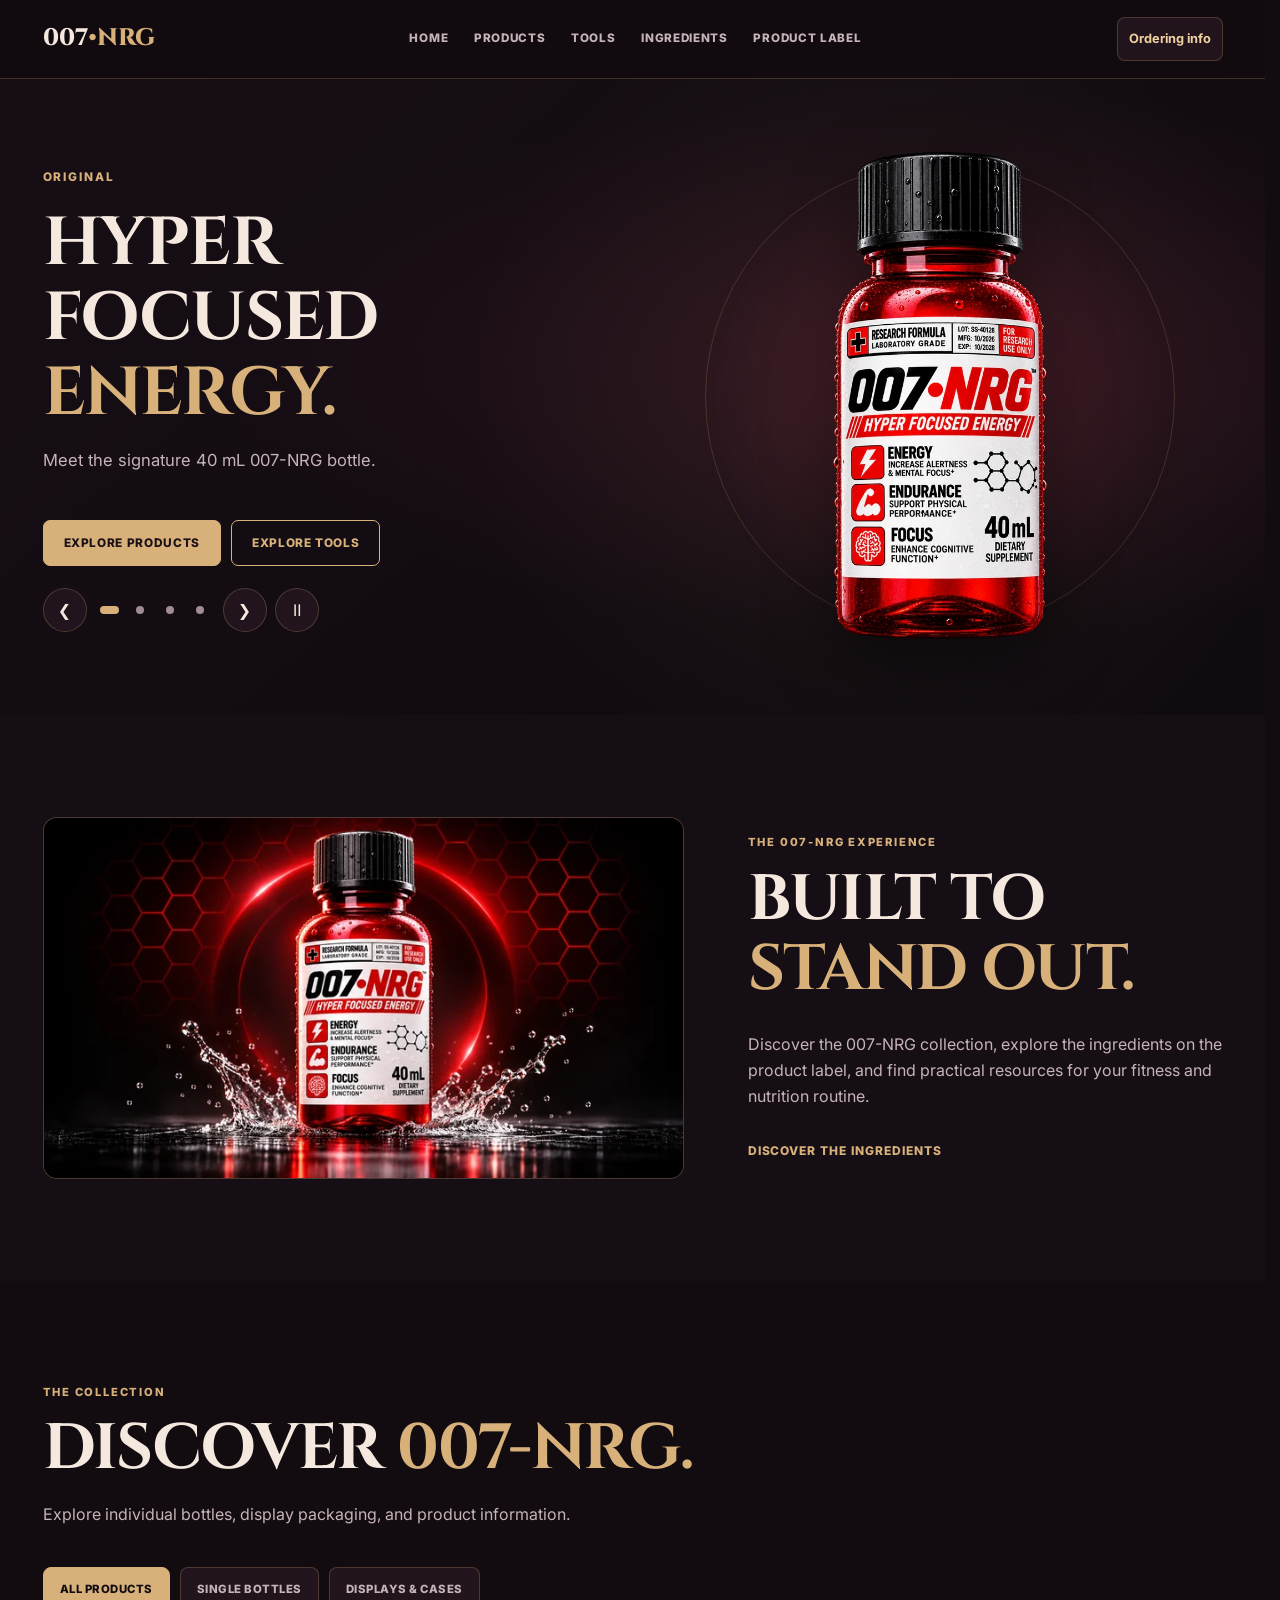
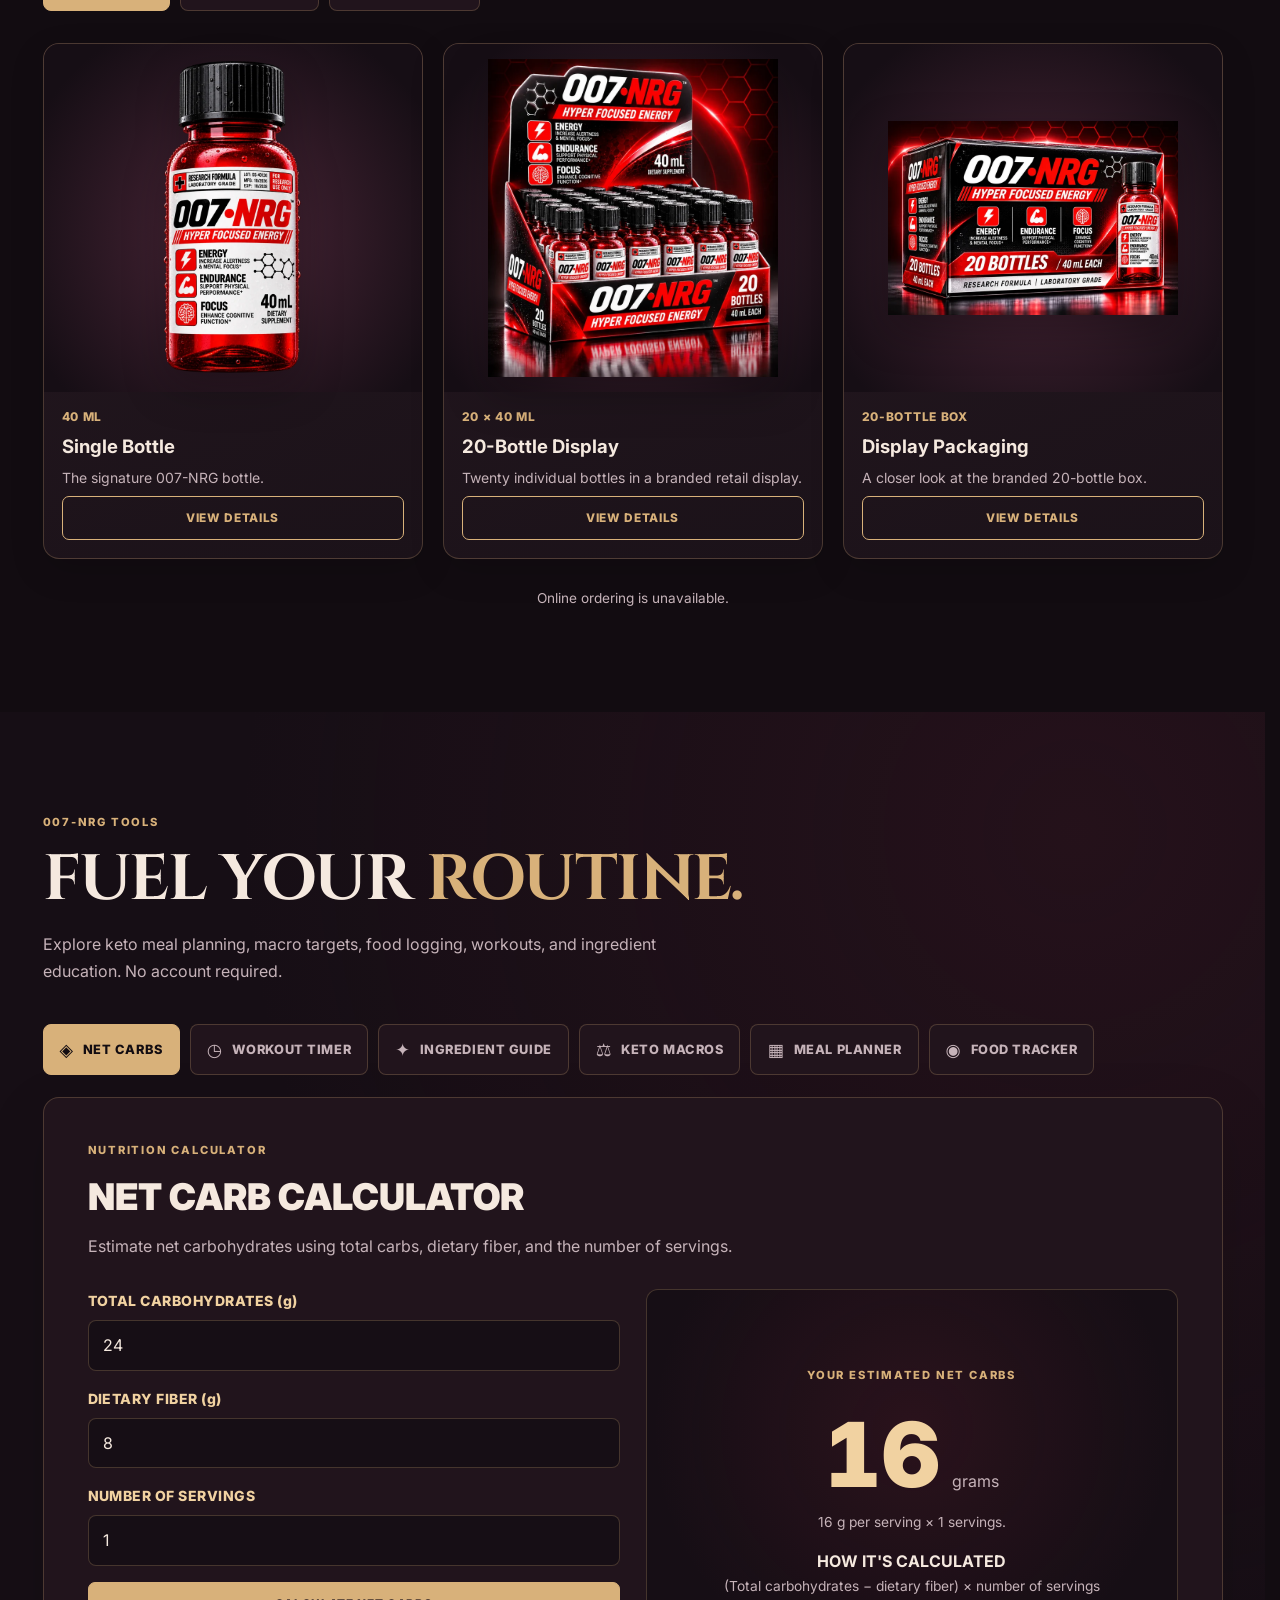
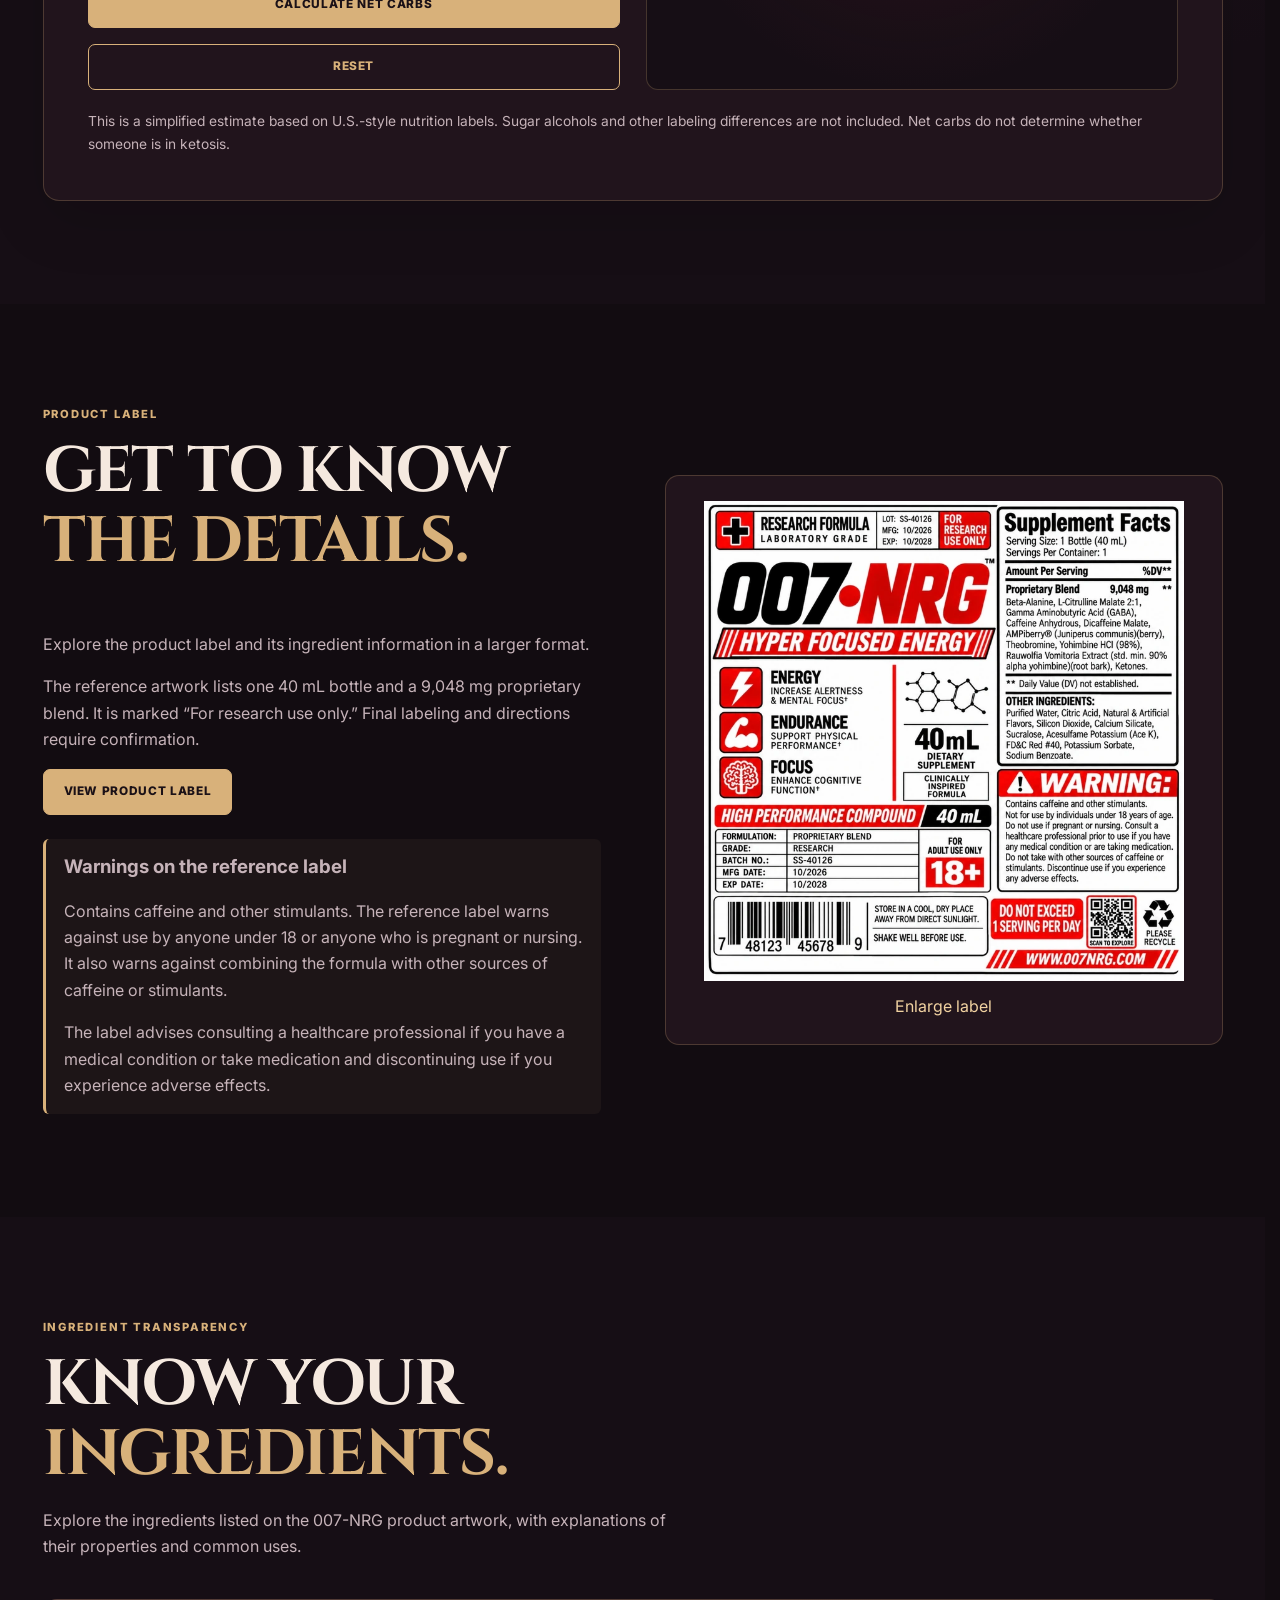
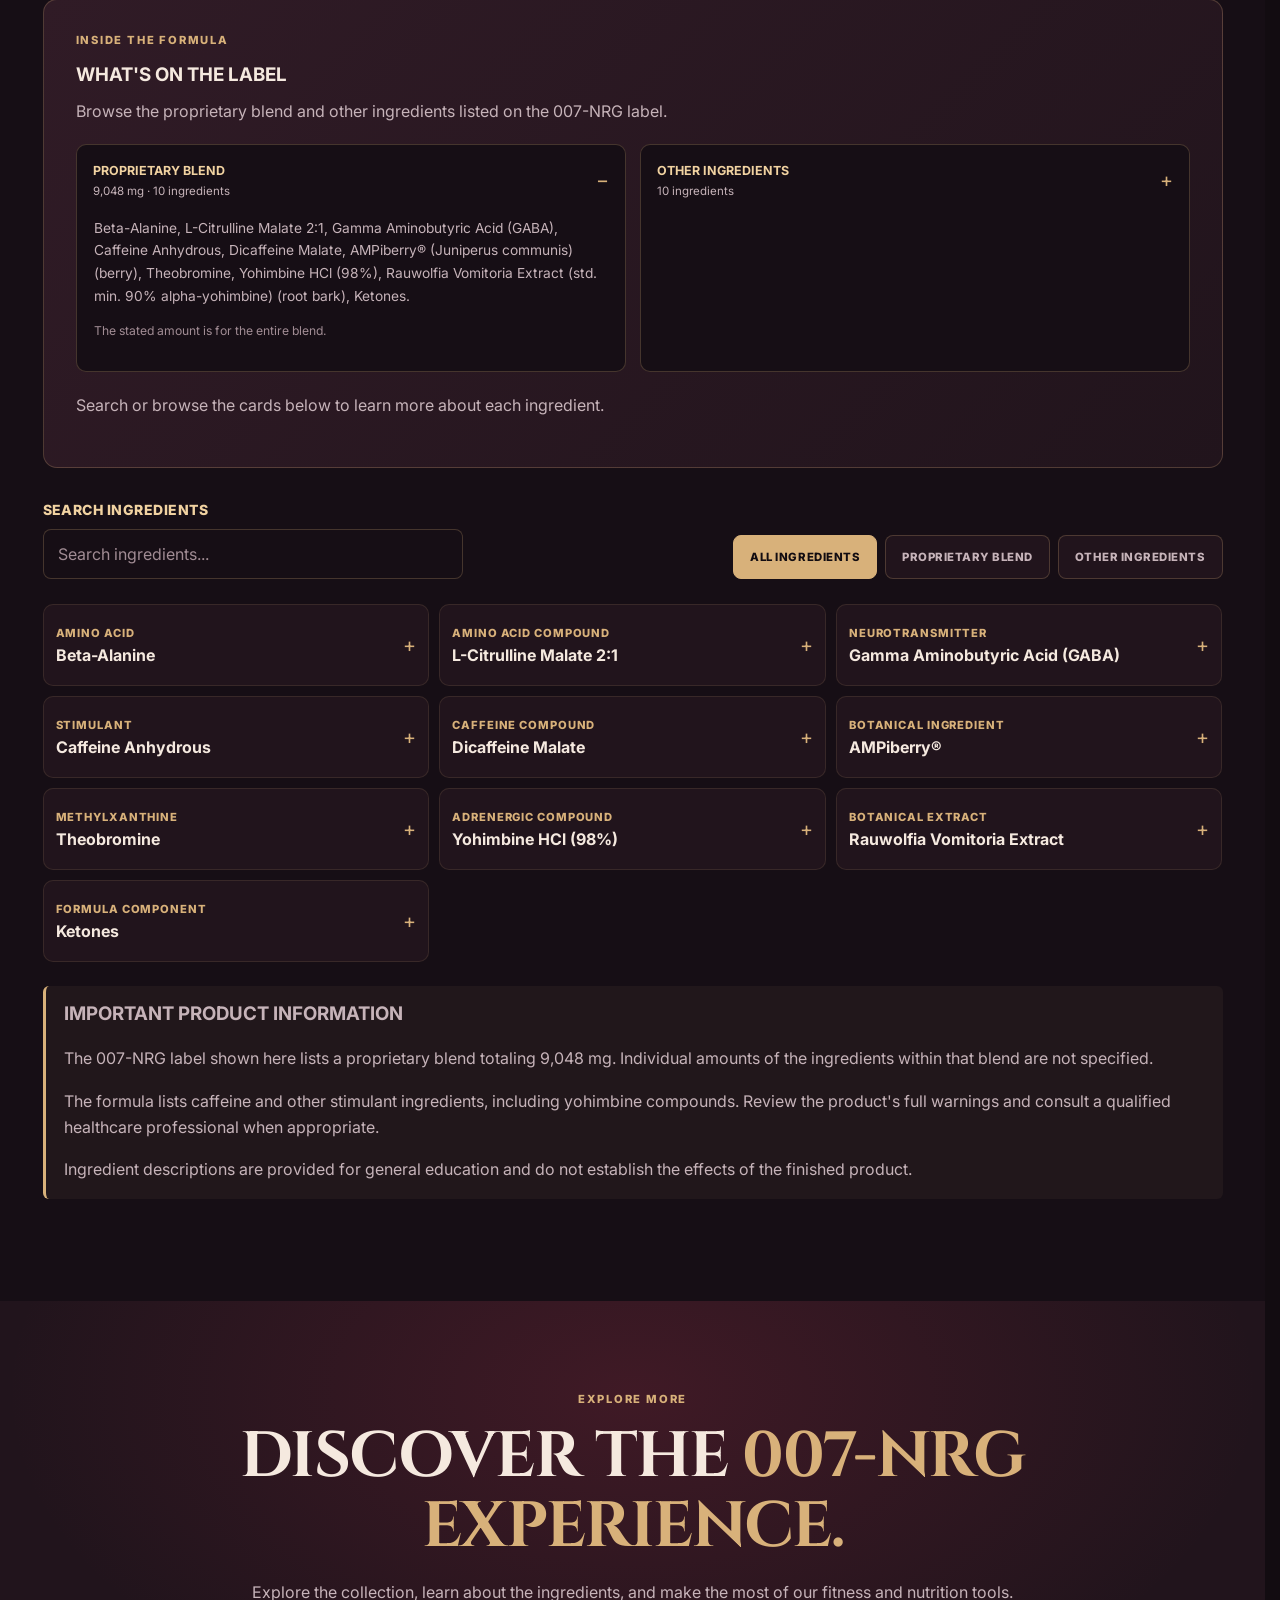
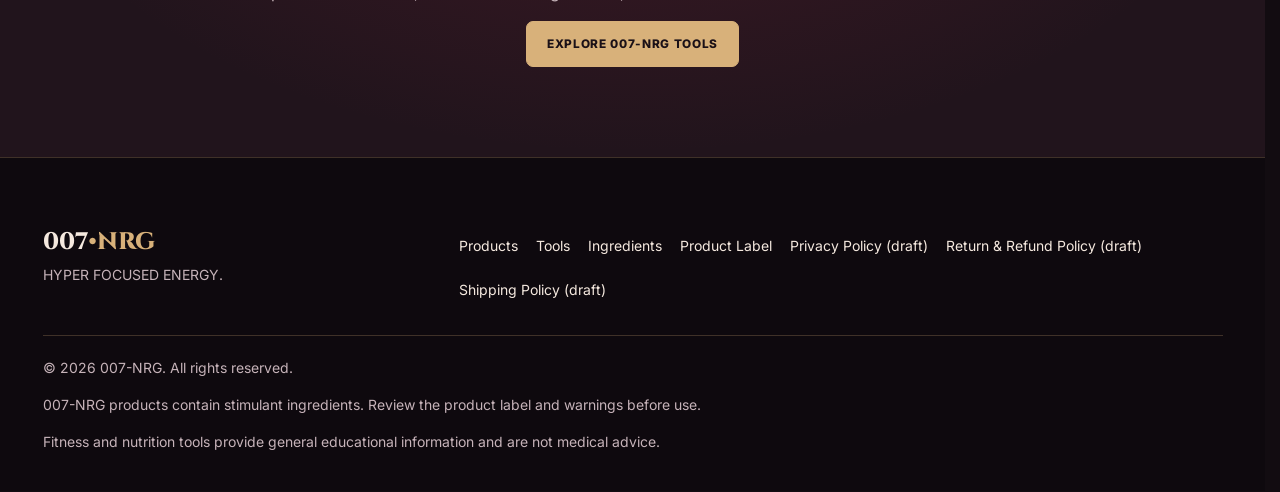
<file: index.html>
<!DOCTYPE html>
<html lang="en">

<head>
  <!-- ======================================================
       007-NRG | SEO & DOCUMENT HEAD START
       ====================================================== -->

  <meta charset="UTF-8">
  <meta name="viewport" content="width=device-width, initial-scale=1">

  <!-- === PRIMARY SEO START === -->
  <title>007-NRG | Energy Products, Ingredients & Fitness Tools</title>

  <meta
    name="description"
    content="Explore 007-NRG energy products, discover ingredient information, and use free keto nutrition calculators and workout tools."
  >

  <meta
    name="robots"
    content="index, follow, max-image-preview:large"
  >

  <meta name="theme-color" content="#120c11">
  <meta name="color-scheme" content="dark">
  <link rel="canonical" href="https://geoffstengel.github.io/boc_TJ/">
  <!-- === PRIMARY SEO END === -->


  <!-- === FAVICON START === -->
  <link rel="icon" type="image/svg+xml" href="images/007-nrg-favicon.svg">
  <link rel="apple-touch-icon" sizes="180x180" href="images/007-nrg-touch-icon.png">
  <!-- === FAVICON END === -->


  <!-- === OPEN GRAPH / SOCIAL SHARING START === -->
  <meta property="og:type" content="website">
  <meta property="og:url" content="https://geoffstengel.github.io/boc_TJ/">

  <meta
    property="og:title"
    content="007-NRG | Energy Products & Fitness Tools"
  >

  <meta
    property="og:description"
    content="Discover 007-NRG products, explore ingredients, and use free keto and fitness tools."
  >

  <meta
    property="og:image"
    content="https://geoffstengel.github.io/boc_TJ/images/007-NRG-Single-Bottle-Back-Splash.png"
  >
  <meta property="og:image:width" content="1024">
  <meta property="og:image:height" content="1536">

  <meta
    property="og:image:alt"
    content="007-NRG energy product bottle"
  >

  <meta property="og:locale" content="en_US">
  <!-- === OPEN GRAPH END === -->


  <!-- === TWITTER / X SHARING START === -->
  <meta name="twitter:card" content="summary_large_image">

  <meta
    name="twitter:title"
    content="007-NRG | Energy Products & Fitness Tools"
  >

  <meta
    name="twitter:description"
    content="Explore energy products, keto nutrition calculators, and workout tools."
  >

  <meta
    name="twitter:image"
    content="https://geoffstengel.github.io/boc_TJ/images/007-NRG-Single-Bottle-Back-Splash.png"
  >
  <!-- === TWITTER / X SHARING END === -->


  <!-- === STRUCTURED DATA START === -->
  <script type="application/ld+json">
  {
    "@context": "https://schema.org",
    "@type": "WebSite",
    "name": "007-NRG",
    "url": "https://geoffstengel.github.io/boc_TJ/",
    "description": "007-NRG product information, ingredient education, and fitness and nutrition tools.",
    "inLanguage": "en-US"
  }
  </script>
  <!-- === STRUCTURED DATA END === -->


  <!-- === PERFORMANCE & FONTS START === -->
  <link rel="preconnect" href="https://fonts.googleapis.com">

  <link
    rel="preconnect"
    href="https://fonts.gstatic.com"
    crossorigin
  >

  <link
    href="https://fonts.googleapis.com/css2?family=Cinzel:wght@400..900&family=Inter:wght@400..900&display=swap"
    rel="stylesheet"
  >
  <!-- === PERFORMANCE & FONTS END === -->


  <!-- === STYLESHEETS START === -->
  <link rel="stylesheet" href="css/style.css">
  <!-- === STYLESHEETS END === -->


  <!-- === JAVASCRIPT START === -->
  <script src="js/script.js" defer></script>
  <!-- === JAVASCRIPT END === -->

  <!-- ======================================================
       007-NRG | SEO & DOCUMENT HEAD END
       ====================================================== -->
</head>

<body>
  <a class="skip-link" href="#mainContent">Skip to content</a>

  <!-- ======================================================
       HEADER START
       ====================================================== -->
  <header class="site-header">
    <nav class="container navigation" aria-label="Main navigation">

      <a class="brand" href="#home" aria-label="007-NRG home">
        007<span>•NRG</span>
      </a>

      <div class="nav-links" id="navLinks">
        <a href="#home">Home</a>
        <a href="#shop">Products</a>
        <a href="#tools">Tools</a>
        <a href="#ingredients">Ingredients</a>
        <a href="#label">Product Label</a>
        <a href="#reviews" hidden>Reviews</a>
      </div>

      <div class="header-actions">
        <button
          class="cart-trigger"
          id="cartTrigger"
          type="button"
          aria-haspopup="dialog"
        >
          Ordering info
        </button>

        <button
          class="menu-toggle"
          id="menuToggle"
          type="button"
          aria-label="Open menu"
          aria-controls="navLinks"
          aria-expanded="false"
        >
          ☰
        </button>
      </div>

    </nav>
  </header>
  <!-- === HEADER END === -->


  <main id="mainContent" tabindex="-1">

    <!-- ====================================================
         HERO SECTION START
         ==================================================== -->
    <section class="hero" id="home">

      <div class="hero-glow" aria-hidden="true"></div>
      <div class="hero-grain" aria-hidden="true"></div>

      <div class="container hero-layout">

        <div class="hero-content">

          <span class="hero-edition" id="heroEdition">
            Original
          </span>

          <h1 id="heroTitle">
            HYPER FOCUSED <em>ENERGY.</em>
          </h1>

          <p class="hero-description" id="heroDescription">
            Meet the signature 40 mL 007-NRG bottle.
          </p>

          <div class="hero-actions">
            <a class="button button-primary" href="#shop">
              EXPLORE PRODUCTS
            </a>

            <a class="button button-secondary" href="#tools">
              EXPLORE TOOLS
            </a>
          </div>

          <div class="hero-controls" role="group" aria-label="Product slideshow">

            <button
              class="slide-arrow"
              id="previousSlide"
              type="button"
              aria-label="Previous product image"
            >
              &#10094;
            </button>

            <div
              class="slide-indicators"
              id="slideIndicators"
              role="group"
              aria-label="Choose product image"
            ></div>

            <button
              class="slide-arrow"
              id="nextSlide"
              type="button"
              aria-label="Next product image"
            >
              &#10095;
            </button>

            <button
              class="slide-arrow"
              id="toggleHeroRotation"
              type="button"
              aria-label="Pause slideshow"
              hidden
            >
              <span aria-hidden="true">Ⅱ</span>
            </button>

          </div>
        </div>

        <div class="hero-product">

          <div class="product-halo" aria-hidden="true"></div>
          <div class="product-ring" aria-hidden="true"></div>

          <a
            class="hero-product-link"
            id="heroProductLink"
            href="#shop"
            aria-label="Explore 007-NRG products"
          >
            <img
              id="heroProductImage"
              src="images/007-nrg-original.webp"
              alt="Original 007-NRG single bottle"
              width="600"
              height="900"
              fetchpriority="high"
            >
          </a>

        </div>
      </div>

      <p class="sr-only" id="heroStatus" role="status"></p>

    </section>
    <!-- === HERO SECTION END === -->



    <!-- ====================================================
         BRAND INTRODUCTION START
         ==================================================== -->
    <section class="section brand-intro">

      <div class="container intro-layout">

        <picture class="intro-feature-image reveal">
          <source
            type="image/webp"
            srcset="images/007-nrg-splash-wide-720.webp 720w, images/007-nrg-splash-wide-1320.webp 1320w"
            sizes="(max-width: 360px) calc(100vw - 24px), (max-width: 640px) calc(100vw - 30px), (max-width: 1220px) 55vw, 640px"
          >
          <img
            src="images/007-NRG-Single-Bottle-Back-Splash-Wide-1672x941.png"
            alt="007-NRG bottle framed by a water splash and a red halo"
            width="1672"
            height="941"
            loading="lazy"
            decoding="async"
          >
        </picture>

        <div class="intro-feature-copy reveal">

          <span class="eyebrow">THE 007-NRG EXPERIENCE</span>

          <h2>
            BUILT TO <span class="gold">STAND OUT.</span>
          </h2>

          <p>
            Discover the 007-NRG collection, explore the
            ingredients on the product label, and find
            practical resources for your fitness and
            nutrition routine.
          </p>

          <a class="text-link" href="#ingredients">
            DISCOVER THE INGREDIENTS
          </a>

        </div>
      </div>

    </section>
    <!-- === BRAND INTRODUCTION END === -->


    <!-- ====================================================
         PRODUCT COLLECTION START
         ==================================================== -->
    <section class="section shop-section" id="shop">

      <div class="container">

        <div class="section-heading reveal">
          <span class="eyebrow">THE COLLECTION</span>

          <h2>
            DISCOVER <span class="gold">007-NRG.</span>
          </h2>

          <p>
            Explore individual bottles, display packaging,
            and product information.
          </p>
        </div>

        <div class="shop-tabs" role="group" aria-label="Filter products">

          <button
            class="shop-tab active"
            type="button"
            data-filter="all"
            aria-pressed="true"
          >
            ALL PRODUCTS
          </button>

          <button
            class="shop-tab"
            type="button"
            data-filter="single"
            aria-pressed="false"
          >
            SINGLE BOTTLES
          </button>

          <button
            class="shop-tab"
            type="button"
            data-filter="case"
            aria-pressed="false"
          >
            DISPLAYS & CASES
          </button>

        </div>

        <div class="product-grid" id="productGrid"></div>

        <p class="shop-notice">
          Online ordering is unavailable.
        </p>

      </div>
    </section>
    <!-- === PRODUCT COLLECTION END === -->


    <!-- ====================================================
         FITNESS & NUTRITION TOOLS START
         ==================================================== -->
    <section class="section tools-section" id="tools">

      <div class="container">

        <div class="section-heading reveal">

          <span class="eyebrow">007-NRG TOOLS</span>

          <h2>
            FUEL YOUR <span class="gold">ROUTINE.</span>
          </h2>

          <p>
            Explore keto meal planning, macro targets, food logging,
            workouts, and ingredient education.
            No account required.
          </p>

        </div>

        <!-- === TOOL NAVIGATION START === -->
        <div
          class="tools-navigation"
          role="group"
          aria-label="Choose a fitness or nutrition tool"
        >

          <button
            class="tool-tab active"
            type="button"
            data-tool="net-carbs"
            aria-pressed="true"
          >
            <span aria-hidden="true">◈</span>
            NET CARBS
          </button>

          <button
            class="tool-tab"
            type="button"
            data-tool="interval-timer"
            aria-pressed="false"
          >
            <span aria-hidden="true">◷</span>
            WORKOUT TIMER
          </button>

          <button
            class="tool-tab"
            type="button"
            data-tool="ingredient-guide"
            aria-pressed="false"
          >
            <span aria-hidden="true">✦</span>
            INGREDIENT GUIDE
          </button>

          <button
            class="tool-tab"
            type="button"
            data-tool="keto-macros"
            aria-pressed="false"
          >
            <span aria-hidden="true">⚖</span>
            KETO MACROS
          </button>

          <button
            class="tool-tab"
            type="button"
            data-tool="meal-planner"
            aria-pressed="false"
          >
            <span aria-hidden="true">▦</span>
            MEAL PLANNER
          </button>

          <button
            class="tool-tab"
            type="button"
            data-tool="food-tracker"
            aria-pressed="false"
          >
            <span aria-hidden="true">◉</span>
            FOOD TRACKER
          </button>

        </div>
        <!-- === TOOL NAVIGATION END === -->


        <div class="tools-workspace">

          <!-- =================================================
               NET CARB CALCULATOR START
               ================================================= -->
          <section
            class="tool-panel active"
            id="netCarbTool"
            data-tool-panel="net-carbs"
            aria-labelledby="netCarbHeading"
          >

            <div class="tool-panel-header">
              <span class="eyebrow">NUTRITION CALCULATOR</span>

              <h3 id="netCarbHeading">
                NET CARB CALCULATOR
              </h3>

              <p>
                Estimate net carbohydrates using total carbs,
                dietary fiber, and the number of servings.
              </p>
            </div>


            <!-- === NET CARB CALCULATOR FORM START === -->
            <div class="tool-content-grid">

              <form id="netCarbForm" class="tool-form">

                <div class="form-field">
                  <label for="totalCarbs">
                    TOTAL CARBOHYDRATES (g)
                  </label>

                  <input
                    id="totalCarbs"
                    name="totalCarbs"
                    type="number"
                    min="0"
                    max="10000"
                    step="0.1"
                    value="24"
                    required
                  >
                </div>

                <div class="form-field">
                  <label for="dietaryFiber">
                    DIETARY FIBER (g)
                  </label>

                  <input
                    id="dietaryFiber"
                    name="dietaryFiber"
                    type="number"
                    min="0"
                    max="10000"
                    step="0.1"
                    value="8"
                    required
                  >
                </div>

                <div class="form-field">
                  <label for="carbServings">
                    NUMBER OF SERVINGS
                  </label>

                  <input
                    id="carbServings"
                    name="carbServings"
                    type="number"
                    min="0.1"
                    max="1000"
                    step="0.1"
                    value="1"
                    required
                  >
                </div>

                <button
                  class="button button-primary"
                  type="submit"
                >
                  CALCULATE NET CARBS
                </button>

                <button
                  class="button button-secondary"
                  id="resetNetCarbs"
                  type="reset"
                >
                  RESET
                </button>

              </form>

              <div
                class="tool-result"
                id="netCarbResult"
                aria-live="polite"
              >

                <span class="eyebrow">
                  YOUR ESTIMATED NET CARBS
                </span>

                <div class="tool-result-number">
                  <strong id="netCarbValue">16</strong>
                  <span>grams</span>
                </div>

                <p id="netCarbExplanation">
                  Based on one serving.
                </p>

                <div class="tool-formula">
                  <strong>HOW IT'S CALCULATED</strong>

                  <p>
                    (Total carbohydrates − dietary fiber)
                    × number of servings
                  </p>
                </div>

              </div>

            </div>

            <p class="tool-disclaimer">
              This is a simplified estimate based on
              U.S.-style nutrition labels. Sugar alcohols
              and other labeling differences are not
              included. Net carbs do not determine whether
              someone is in ketosis.
            </p>

          </section>
          <!-- === NET CARB CALCULATOR END === -->


          <!-- =================================================
               WORKOUT INTERVAL TIMER START
               ================================================= -->
          <section
            class="tool-panel"
            id="workoutTimerTool"
            data-tool-panel="interval-timer"
            aria-labelledby="workoutTimerHeading"
            hidden
          >

            <div class="tool-panel-header">

              <span class="eyebrow">TRAINING TOOLS</span>

              <h3 id="workoutTimerHeading">
                WORKOUT INTERVAL TIMER
              </h3>

              <p>
                Customize your work periods, recovery
                intervals, and number of rounds.
              </p>

            </div>

            <div class="tool-content-grid">

              <div class="tool-form">

                <div class="form-field">
                  <label for="workSeconds">
                    WORK INTERVAL (SECONDS)
                  </label>

                  <input
                    id="workSeconds"
                    type="number"
                    min="5"
                    max="3600"
                    step="1"
                    value="30"
                  >
                </div>

                <div class="form-field">
                  <label for="restSeconds">
                    REST INTERVAL (SECONDS)
                  </label>

                  <input
                    id="restSeconds"
                    type="number"
                    min="0"
                    max="3600"
                    step="1"
                    value="15"
                  >
                </div>

                <div class="form-field">
                  <label for="timerRounds">
                    NUMBER OF ROUNDS
                  </label>

                  <input
                    id="timerRounds"
                    type="number"
                    min="1"
                    max="100"
                    step="1"
                    value="8"
                  >
                </div>

                <div
                  class="timer-presets"
                  role="group"
                  aria-label="Timer presets"
                >

                  <button
                    type="button"
                    class="timer-preset"
                    data-work="20"
                    data-rest="10"
                    data-rounds="8"
                  >
                    20 / 10
                  </button>

                  <button
                    type="button"
                    class="timer-preset"
                    data-work="30"
                    data-rest="15"
                    data-rounds="8"
                  >
                    30 / 15
                  </button>

                  <button
                    type="button"
                    class="timer-preset"
                    data-work="45"
                    data-rest="15"
                    data-rounds="6"
                  >
                    45 / 15
                  </button>

                </div>

              </div>

              <div
                class="timer-display"
                id="timerDisplay"
                aria-label="Workout timer"
              >

                <span class="eyebrow" id="timerPhase" role="status">
                  READY
                </span>

                <strong
                  class="timer-clock"
                  id="timerClock"
                  role="timer"
                  aria-label="Time remaining"
                >
                  00:30
                </strong>

                <p class="timer-round" id="timerRound">
                  ROUND 1 OF 8
                </p>

                <div class="timer-progress-track">
                  <div
                    class="timer-progress-bar"
                    id="timerProgressBar"
                  ></div>
                </div>

                <div class="timer-actions">

                  <button
                    class="button button-primary"
                    id="startTimer"
                    type="button"
                  >
                    START
                  </button>

                  <button
                    class="button button-secondary"
                    id="pauseTimer"
                    type="button"
                    disabled
                  >
                    PAUSE
                  </button>

                  <button
                    class="button button-secondary"
                    id="resetTimer"
                    type="button"
                  >
                    RESET
                  </button>

                </div>

              </div>

            </div>

            <p class="tool-disclaimer">
              Choose intervals appropriate for your fitness
              level. Stop exercising if you feel unwell.
            </p>

          </section>
          <!-- === WORKOUT INTERVAL TIMER END === -->


          <!-- =================================================
               KETO MACRO CALCULATOR START
               ================================================= -->
          <section
            class="tool-panel"
            id="ketoMacroTool"
            data-tool-panel="keto-macros"
            aria-labelledby="ketoMacroHeading"
            hidden
          >

            <div class="tool-panel-header">

              <span class="eyebrow">KETO NUTRITION</span>

              <h3 id="ketoMacroHeading">
                KETO MACRO CALCULATOR
              </h3>

              <p>
                Estimate daily calorie and macronutrient targets.
                These are planning estimates, not individualized
                medical advice.
              </p>

            </div>

            <div class="tool-content-grid">

              <form class="tool-form" id="ketoMacroForm">

                <div class="form-field">
                  <label for="macroAge">
                    AGE (YEARS)
                  </label>

                  <input
                    id="macroAge"
                    type="number"
                    min="18"
                    max="100"
                    value="35"
                    required
                  >
                </div>

                <div class="form-field">
                  <label for="macroSex">
                    EQUATION INPUT
                  </label>

                  <select id="macroSex" required>
                    <option value="female">
                      Female equation
                    </option>
                    <option value="male">
                      Male equation
                    </option>
                  </select>

                  <small>
                    Used only to select a published
                    resting-metabolism estimation equation.
                  </small>
                </div>

                <div class="form-field">
                  <label for="macroWeight">
                    BODY WEIGHT (LB)
                  </label>

                  <input
                    id="macroWeight"
                    type="number"
                    min="65"
                    max="700"
                    step="0.1"
                    value="170"
                    required
                  >
                </div>

                <div class="form-field">
                  <label for="macroHeight">
                    HEIGHT (INCHES)
                  </label>

                  <input
                    id="macroHeight"
                    type="number"
                    min="48"
                    max="90"
                    step="0.1"
                    value="68"
                    required
                  >
                </div>

                <div class="form-field">
                  <label for="macroActivity">
                    ACTIVITY LEVEL
                  </label>

                  <select id="macroActivity">
                    <option value="1.2">
                      Mostly sedentary
                    </option>

                    <option value="1.375">
                      Light activity
                    </option>

                    <option value="1.55" selected>
                      Moderate activity
                    </option>

                    <option value="1.725">
                      Very active
                    </option>
                  </select>
                </div>

                <div class="form-field">
                  <label for="macroGoal">
                    CALORIE GOAL
                  </label>

                  <select id="macroGoal">
                    <option value="-300">
                      Gradual weight loss
                    </option>

                    <option value="0" selected>
                      Maintain weight
                    </option>

                    <option value="200">
                      Gradual weight gain
                    </option>
                  </select>
                </div>

                <div class="form-field">
                  <label for="macroCarbTarget">
                    DAILY NET CARB TARGET (G)
                  </label>

                  <input
                    id="macroCarbTarget"
                    type="number"
                    min="0"
                    max="150"
                    value="25"
                    required
                  >
                </div>

                <button
                  class="button button-primary"
                  type="submit"
                >
                  CALCULATE DAILY TARGETS
                </button>

              </form>

              <!-- === MACRO RESULTS START === -->
              <div
                class="tool-result"
                id="macroResults"
                aria-live="polite"
              >

                <span class="eyebrow">
                  ESTIMATED DAILY TARGETS
                </span>

                <div class="tool-result-number">
                  <strong id="macroCalories">—</strong>
                  <span>kcal/day</span>
                </div>

                <div class="macro-result-grid">

                  <div>
                    <strong id="macroProtein">—</strong>
                    <span>Protein (g)</span>
                  </div>

                  <div>
                    <strong id="macroFat">—</strong>
                    <span>Fat (g)</span>
                  </div>

                  <div>
                    <strong id="macroCarbs">—</strong>
                    <span>Net carbs (g)</span>
                  </div>

                </div>

                <p id="macroExplanation">
                  Enter your information and calculate.
                </p>

              </div>
              <!-- === MACRO RESULTS END === -->

            </div>

            <p class="tool-disclaimer">
              Estimates use a resting-energy equation and
              activity multipliers; actual energy needs vary.
              Net-carb targets are user-adjustable and are not
              proof of ketosis. Consult a clinician or dietitian
              before significant dietary changes, especially
              if pregnant, under 18, or managing a medical condition.
            </p>

          </section>
          <!-- === KETO MACRO CALCULATOR END === -->



          <!-- =================================================
               KETO MEAL PLANNER START
               ================================================= -->
          <section
            class="tool-panel"
            id="ketoMealPlannerTool"
            data-tool-panel="meal-planner"
            aria-labelledby="mealPlannerHeading"
            hidden
          >

            <div class="tool-panel-header">

              <span class="eyebrow">KETO MEAL PLANNING</span>

              <h3 id="mealPlannerHeading">
                7-DAY KETO MEAL PLANNER
              </h3>

              <p>
                Build a seven-day meal plan with breakfast,
                lunch, dinner, and optional snacks.
                Generate a grocery list based on your choices.
              </p>

            </div>

            <!-- === MEAL PLANNER SETTINGS START === -->
            <form class="tool-form" id="mealPlannerForm">

              <div class="meal-planner-settings">

                <div class="form-field">
                  <label for="mealPlannerServings">
                    SERVINGS PER MEAL
                  </label>

                  <input
                    id="mealPlannerServings"
                    type="number"
                    min="1"
                    max="12"
                    step="1"
                    value="1"
                    required
                  >
                </div>

                <div class="form-field">
                  <label for="mealPlannerCarbs">
                    DAILY NET CARB GOAL (G)
                  </label>

                  <input
                    id="mealPlannerCarbs"
                    type="number"
                    min="10"
                    max="150"
                    step="1"
                    value="25"
                    required
                  >
                </div>

                <div class="form-field">
                  <label for="mealPlannerStyle">
                    MEAL PREFERENCE
                  </label>

                  <select id="mealPlannerStyle">
                    <option value="balanced">
                      Variety / Balanced
                    </option>

                    <option value="budget">
                      Budget Friendly
                    </option>

                    <option value="quick">
                      Quick & Easy
                    </option>

                    <option value="vegetarian">
                      Vegetarian
                    </option>
                  </select>
                </div>

                <div class="form-field">
                  <label for="mealPlannerSnacks">
                    INCLUDE SNACKS
                  </label>

                  <select id="mealPlannerSnacks">
                    <option value="yes" selected>
                      Yes
                    </option>

                    <option value="no">
                      No
                    </option>
                  </select>
                </div>

              </div>

              <div class="timer-actions">

                <button
                  class="button button-primary"
                  id="generateMealPlan"
                  type="submit"
                >
                  GENERATE MY 7-DAY PLAN
                </button>

                <button
                  class="button button-secondary"
                  id="shuffleMealPlan"
                  type="button"
                >
                  SHUFFLE MEALS
                </button>

              </div>

            </form>
            <!-- === MEAL PLANNER SETTINGS END === -->


            <!-- === MEAL PLANNER RESULTS START === -->
            <div
              class="meal-planner-results"
              id="mealPlannerResults"
            >

              <div class="meal-planner-results-header">

                <div>
                  <span class="eyebrow">YOUR WEEKLY MENU</span>

                  <h4>
                    YOUR 7-DAY MEAL PLAN
                  </h4>
                </div>

                <div class="meal-planner-summary">
                  <span id="mealPlannerSummary" role="status"></span>
                </div>

              </div>

              <div
                class="meal-planner-days"
                id="mealPlannerDays"
              >
                <p class="tool-empty-state">
                  Choose your settings and generate a seven-day plan.
                </p>
              </div>

              <div class="meal-planner-actions">

                <button
                  class="button button-secondary"
                  id="printMealPlan"
                  type="button"
                  disabled
                >
                  PRINT MEAL PLAN
                </button>

                <button
                  class="button button-secondary"
                  id="copyGroceryList"
                  type="button"
                  disabled
                >
                  COPY GROCERY LIST
                </button>

              </div>

            </div>
            <!-- === MEAL PLANNER RESULTS END === -->


            <!-- === GROCERY LIST START === -->
            <div
              class="grocery-list-panel"
              id="groceryListPanel"
              hidden
            >

              <div class="tool-panel-header">

                <span class="eyebrow">
                  SHOPPING MADE SIMPLE
                </span>

                <h4>
                  YOUR WEEKLY GROCERY LIST
                </h4>

                <p>
                  Ingredients are combined across the
                  selected meals and adjusted for servings.
                </p>

              </div>

              <div
                class="grocery-list-content"
                id="groceryListContent"
              ></div>

            </div>
            <!-- === GROCERY LIST END === -->

            <p class="tool-disclaimer">
              Meal plans and nutrition estimates are
              educational planning aids. Actual values
              depend on ingredients, brands, portions,
              and preparation. Totals are per person.
              Meals may repeat, and some days may exceed
              your net-carb target. Check allergens and
              nutrition labels before preparing meals.
              The planner does not guarantee ketosis.
            </p>

          </section>
          <!-- === KETO MEAL PLANNER END === -->


          <!-- =================================================
               KETO FOOD TRACKER START
               ================================================= -->
          <section
            class="tool-panel"
            id="ketoFoodTrackerTool"
            data-tool-panel="food-tracker"
            aria-labelledby="foodTrackerHeading"
            hidden
          >

            <div class="tool-panel-header">

              <span class="eyebrow">DAILY NUTRITION JOURNAL</span>

              <h3 id="foodTrackerHeading">
                KETO FOOD TRACKER
              </h3>

              <p>
                Log foods and track your daily calories,
                protein, fat, and net carbs.
              </p>

            </div>

            <!-- === TRACKER DATE & TARGET START === -->
            <div class="food-tracker-toolbar">

              <div class="form-field">
                <label for="foodTrackerDate">
                  TRACKING DATE
                </label>

                <input
                  id="foodTrackerDate"
                  type="date"
                >
              </div>

              <div class="form-field">
                <label for="foodTrackerCarbGoal">
                  DAILY NET CARB GOAL (G)
                </label>

                <input
                  id="foodTrackerCarbGoal"
                  type="number"
                  min="0"
                  max="150"
                  step="0.1"
                  value="25"
                  required
                >
              </div>

            </div>
            <!-- === TRACKER DATE & TARGET END === -->


            <!-- === TRACKER DASHBOARD START === -->
            <div
              class="food-tracker-dashboard"
              id="foodTrackerDashboard"
              aria-live="polite"
            >

              <div class="tracker-stat-card">
                <span>NET CARBS</span>

                <strong id="trackerNetCarbs">
                  0 g
                </strong>

                <small id="trackerCarbRemaining">
                  25 g remaining
                </small>
              </div>

              <div class="tracker-stat-card">
                <span>CALORIES</span>

                <strong id="trackerCalories">
                  0
                </strong>

                <small>kcal logged</small>
              </div>

              <div class="tracker-stat-card">
                <span>PROTEIN</span>

                <strong id="trackerProtein">
                  0 g
                </strong>

                <small>grams logged</small>
              </div>

              <div class="tracker-stat-card">
                <span>FAT</span>

                <strong id="trackerFat">
                  0 g
                </strong>

                <small>grams logged</small>
              </div>

            </div>

            <div class="tracker-progress-track">
              <div
                class="tracker-progress-bar"
                id="trackerCarbProgress"
                role="progressbar"
                aria-label="Daily net carbohydrate progress"
                aria-valuemin="0"
                aria-valuemax="100"
                aria-valuenow="0"
              ></div>
            </div>
            <!-- === TRACKER DASHBOARD END === -->


            <!-- === FOOD ENTRY FORM START === -->
            <div class="food-tracker-layout">

              <form
                class="tool-form"
                id="foodTrackerForm"
              >

                <h4>ADD A FOOD ENTRY</h4>

                <div class="form-field">
                  <label for="foodEntryName">
                    FOOD NAME
                  </label>

                  <input
                    id="foodEntryName"
                    type="text"
                    maxlength="100"
                    placeholder="Example: Scrambled eggs"
                    required
                  >
                </div>

                <div class="form-field">
                  <label for="foodEntryMeal">
                    MEAL CATEGORY
                  </label>

                  <select id="foodEntryMeal">
                    <option value="breakfast">
                      Breakfast
                    </option>

                    <option value="lunch">
                      Lunch
                    </option>

                    <option value="dinner">
                      Dinner
                    </option>

                    <option value="snack">
                      Snack
                    </option>
                  </select>
                </div>

                <div class="food-entry-fields">

                  <div class="form-field">
                    <label for="foodEntryCalories">
                      CALORIES
                    </label>

                    <input
                      id="foodEntryCalories"
                      type="number"
                      min="0"
                      max="10000"
                      step="0.1"
                      required
                    >
                  </div>

                  <div class="form-field">
                    <label for="foodEntryCarbs">
                      TOTAL CARBS (G)
                    </label>

                    <input
                      id="foodEntryCarbs"
                      type="number"
                      min="0"
                      max="1000"
                      step="0.1"
                      required
                    >
                  </div>

                  <div class="form-field">
                    <label for="foodEntryFiber">
                      FIBER (G)
                    </label>

                    <input
                      id="foodEntryFiber"
                      type="number"
                      min="0"
                      max="1000"
                      step="0.1"
                      value="0"
                      required
                    >
                  </div>

                  <div class="form-field">
                    <label for="foodEntryProtein">
                      PROTEIN (G)
                    </label>

                    <input
                      id="foodEntryProtein"
                      type="number"
                      min="0"
                      max="1000"
                      step="0.1"
                      required
                    >
                  </div>

                  <div class="form-field">
                    <label for="foodEntryFat">
                      FAT (G)
                    </label>

                    <input
                      id="foodEntryFat"
                      type="number"
                      min="0"
                      max="1000"
                      step="0.1"
                      required
                    >
                  </div>

                </div>

                <button
                  class="button button-primary"
                  type="submit"
                >
                  ADD FOOD TO MY DAY
                </button>

              </form>


              <!-- === FOOD LOG START === -->
              <div class="food-log-panel">

                <div class="food-log-header">

                  <div>
                    <span class="eyebrow">
                      YOUR DAILY LOG
                    </span>

                    <h4>FOODS YOU'VE LOGGED</h4>
                  </div>

                  <button
                    class="button button-secondary"
                    id="clearFoodTrackerDay"
                    type="button"
                  >
                    CLEAR DAY
                  </button>

                </div>

                <div
                  class="food-log-entries"
                  id="foodLogEntries"
                  aria-live="polite"
                >
                  <p class="tool-empty-state">
                    No foods logged for this date yet.
                  </p>
                </div>

              </div>
              <!-- === FOOD LOG END === -->

            </div>
            <!-- === FOOD ENTRY FORM END === -->


            <!-- === FOOD TRACKER PRIVACY NOTE START === -->
            <div class="information-panel">

              <h4>YOUR DATA STAYS IN YOUR BROWSER</h4>

              <p>
                Your food log is saved in this browser.
                You can use the tracker without an account.
              </p>

              <p>
                Clearing site data removes your saved entries.
                Your log stays on this device, and private
                browsing may discard it when you close the window.
              </p>

            </div>
            <!-- === FOOD TRACKER PRIVACY NOTE END === -->

            <p class="tool-disclaimer">
              Nutrition values must be entered from
              food packaging or another reliable source.
              Net carbs are estimated as total carbohydrates
              minus fiber. The tracker does not verify
              nutrition values or determine ketosis.
            </p>

          </section>
          <!-- === KETO FOOD TRACKER END === -->


          <!-- =================================================
               INTERACTIVE INGREDIENT EXPLORER 2.0 START
               ================================================= -->
          <section
            class="tool-panel"
            id="ingredientGuideTool"
            data-tool-panel="ingredient-guide"
            aria-labelledby="ingredientGuideHeading"
            hidden
          >

            <div class="tool-panel-header">

              <span class="eyebrow">
                INTERACTIVE INGREDIENT EDUCATION
              </span>

              <h3 id="ingredientGuideHeading">
                INGREDIENT EXPLORER
              </h3>

              <p>
                Go beyond the ingredient list. Explore
                categories, learn common ingredient roles,
                and compare ingredients side by side.
              </p>

            </div>


            <!-- === INGREDIENT CATEGORY FILTERS START === -->
            <div
              class="ingredient-tool-filters"
              role="group"
              aria-label="Filter ingredient education topics"
            >

              <button
                class="ingredient-tool-filter active"
                type="button"
                data-ingredient-category="all"
                aria-pressed="true"
              >
                ALL
              </button>

              <button
                class="ingredient-tool-filter"
                type="button"
                data-ingredient-category="stimulants"
                aria-pressed="false"
              >
                STIMULANTS
              </button>

              <button
                class="ingredient-tool-filter"
                type="button"
                data-ingredient-category="amino-acids"
                aria-pressed="false"
              >
                AMINO ACIDS
              </button>

              <button
                class="ingredient-tool-filter"
                type="button"
                data-ingredient-category="botanicals"
                aria-pressed="false"
              >
                BOTANICALS
              </button>

              <button
                class="ingredient-tool-filter"
                type="button"
                data-ingredient-category="sweeteners"
                aria-pressed="false"
              >
                SWEETENERS
              </button>

              <button
                class="ingredient-tool-filter"
                type="button"
                data-ingredient-category="other"
                aria-pressed="false"
              >
                OTHER
              </button>

            </div>
            <!-- === INGREDIENT CATEGORY FILTERS END === -->


            <!-- === INGREDIENT SEARCH START === -->
            <div class="form-field ingredient-tool-search">

              <label for="ingredientToolSearch">
                SEARCH INGREDIENTS
              </label>

              <input
                id="ingredientToolSearch"
                type="search"
                placeholder="Search caffeine, beta-alanine, sucralose..."
                autocomplete="off"
              >

            </div>
            <!-- === INGREDIENT SEARCH END === -->


            <!-- === INGREDIENT EDUCATION CARDS START === -->
            <div class="ingredient-tool-grid" id="ingredientToolGrid"></div>
            <p class="sr-only" id="ingredientToolStatus" role="status"></p>
            <!-- === INGREDIENT EDUCATION CARDS END === -->


            <!-- === INGREDIENT COMPARISON START === -->
            <div class="ingredient-comparison-panel">

              <div class="tool-panel-header">

                <span class="eyebrow">
                  SIDE-BY-SIDE COMPARISON
                </span>

                <h4 id="ingredientComparisonHeading" tabindex="-1">
                  COMPARE TWO INGREDIENTS
                </h4>

                <p>
                  Select two ingredients to compare
                  their categories, common uses,
                  and important considerations.
                </p>

              </div>

              <div class="ingredient-comparison-controls">

                <div class="form-field">
                  <label for="compareIngredientA">
                    FIRST INGREDIENT
                  </label>

                  <select id="compareIngredientA">
                    <option value="">
                      Select an ingredient
                    </option>
                  </select>
                </div>

                <div class="form-field">
                  <label for="compareIngredientB">
                    SECOND INGREDIENT
                  </label>

                  <select id="compareIngredientB">
                    <option value="">
                      Select an ingredient
                    </option>
                  </select>
                </div>

                <button
                  class="button button-primary"
                  id="compareIngredientsButton"
                  type="button"
                >
                  COMPARE INGREDIENTS
                </button>

              </div>

              <div
                class="ingredient-comparison-results"
                id="ingredientComparisonResults"
                aria-live="polite"
              >
                <p class="tool-empty-state">
                  Choose two ingredients to see
                  their differences.
                </p>
              </div>

            </div>
            <!-- === INGREDIENT COMPARISON END === -->


            <!-- === INGREDIENT QUICK COMPARISONS START === -->
            <div class="ingredient-quick-comparisons">

              <h4>SUGGESTED COMPARISONS</h4>

              <div class="timer-presets">

                <button
                  class="ingredient-quick-compare"
                  type="button"
                  data-compare-a="caffeine-anhydrous"
                  data-compare-b="dicaffeine-malate"
                >
                  CAFFEINE TYPES
                </button>

                <button
                  class="ingredient-quick-compare"
                  type="button"
                  data-compare-a="sucralose"
                  data-compare-b="acesulfame-potassium"
                >
                  SWEETENERS
                </button>

                <button
                  class="ingredient-quick-compare"
                  type="button"
                  data-compare-a="beta-alanine"
                  data-compare-b="l-citrulline-malate"
                >
                  AMINO ACID INGREDIENTS
                </button>

              </div>

            </div>
            <!-- === INGREDIENT QUICK COMPARISONS END === -->


            <div class="information-panel">

              <h4>UNDERSTANDING THE 007-NRG FORMULA</h4>

              <p>
                The 007-NRG label shown here lists a proprietary blend totaling
                9,048 mg. It does not disclose the
                individual quantities of ingredients
                within that blend.
              </p>

              <p>
                Ingredient comparisons describe general
                properties and common uses. They do not
                establish ingredient doses, effectiveness,
                or the safety of the finished product.
              </p>

              <a
                class="text-link"
                href="#ingredients"
              >
                VIEW THE INGREDIENT LIST
              </a>

            </div>

          </section>
          <!-- === INTERACTIVE INGREDIENT EXPLORER 2.0 END === -->


        </div>
        <!-- === TOOLS WORKSPACE END === -->

      </div>
    </section>
    <!-- === FITNESS & NUTRITION TOOLS END === -->


    <!-- ====================================================
         PRODUCT LABEL START
         ==================================================== -->
    <section class="section label-section" id="label">

      <div class="container label-layout">

        <div class="reveal">

          <span class="eyebrow">PRODUCT LABEL</span>

          <h2>
            GET TO KNOW <span class="gold">THE DETAILS.</span>
          </h2>

          <p>
            Explore the product label and its ingredient
            information in a larger format.
          </p>

          <p>
            The reference artwork lists one 40 mL bottle
            and a 9,048 mg proprietary blend. It is marked
            “For research use only.” Final labeling and
            directions require confirmation.
          </p>

          <button
            class="button button-primary"
            id="openLabelButton"
            type="button"
            aria-haspopup="dialog"
          >
            VIEW PRODUCT LABEL
          </button>

          <div class="information-panel">
            <h3>Warnings on the reference label</h3>
            <p>
              Contains caffeine and other stimulants. The reference label
              warns against use by anyone under 18 or anyone who is pregnant
              or nursing. It also warns against combining the formula with
              other sources of caffeine or stimulants.
            </p>
            <p>
              The label advises consulting a healthcare professional if
              you have a medical condition or take medication and
              discontinuing use if you experience adverse effects.
            </p>
          </div>

        </div>

        <button
          class="label-preview reveal"
          id="labelPreview"
          type="button"
          aria-haspopup="dialog"
          aria-label="Enlarge product label"
        >

          <img
            src="images/007-nrg-label-preview.webp"
            alt="007-NRG product label artwork"
            width="768"
            height="768"
            loading="lazy"
          >

          <span>Enlarge label</span>

        </button>

      </div>

    </section>
    <!-- === PRODUCT LABEL END === -->


    <!-- ====================================================
         INGREDIENT EXPLORER START
         ==================================================== -->
    <section class="section ingredients-section" id="ingredients">

      <div class="container">

        <div class="section-heading reveal">

          <span class="eyebrow">INGREDIENT TRANSPARENCY</span>

          <h2>
            KNOW YOUR <span class="gold">INGREDIENTS.</span>
          </h2>

          <p>
            Explore the ingredients listed on the
            007-NRG product artwork, with explanations
            of their properties and common uses.
          </p>

        </div>

        <!--
          JavaScript inserts the compact label summary
          and searchable ingredient controls here.
        -->

        <div class="ingredient-grid" id="ingredientGrid"></div>

        <div class="information-panel">

          <h3>IMPORTANT PRODUCT INFORMATION</h3>

          <p>
            The 007-NRG label shown here lists a
            proprietary blend totaling 9,048 mg.
            Individual amounts of the ingredients
            within that blend are not specified.
          </p>

          <p>
            The formula lists caffeine and other
            stimulant ingredients, including yohimbine
            compounds. Review the product's full
            warnings and consult a qualified healthcare
            professional when appropriate.
          </p>

          <p>
            Ingredient descriptions are provided for
            general education and do not establish
            the effects of the finished product.
          </p>

        </div>

      </div>
    </section>
    <!-- === INGREDIENT EXPLORER END === -->


    <!-- ====================================================
         REVIEWS START
         ==================================================== -->
    <section class="section reviews-section" id="reviews" hidden>

      <div class="container">

        <div class="section-heading reveal">

          <h2>
            CUSTOMER <span class="gold">REVIEWS</span>
          </h2>

        </div>

        <div class="google-reviews-panel">
          <h3>007-NRG on Google</h3>
        </div>

      </div>
    </section>
    <!-- === REVIEWS END === -->


    <!-- ====================================================
         CLOSING SECTION START
         ==================================================== -->
    <section class="closing-section">

      <div class="container closing-content">

        <span class="eyebrow">EXPLORE MORE</span>

        <h2>
          DISCOVER THE <span class="gold">007-NRG EXPERIENCE.</span>
        </h2>

        <p>
          Explore the collection, learn about the
          ingredients, and make the most of our
          fitness and nutrition tools.
        </p>

        <a class="button button-primary" href="#tools">
          EXPLORE 007-NRG TOOLS
        </a>

      </div>
    </section>
    <!-- === CLOSING SECTION END === -->

  </main>


  <!-- ======================================================
       FOOTER START
       ====================================================== -->
  <footer class="site-footer">

    <div class="container footer-layout">

      <div>

        <a class="brand" href="#home">
          007<span>•NRG</span>
        </a>

        <p>HYPER FOCUSED ENERGY.</p>

      </div>

      <div class="footer-links">

        <a href="#shop">Products</a>
        <a href="#tools">Tools</a>
        <a href="#ingredients">Ingredients</a>
        <a href="#label">Product Label</a>
        <a href="#reviews" hidden>Reviews</a>

        <a href="privacy_policy.html">
          Privacy Policy (draft)
        </a>

        <a href="return_policy.html">
          Return &amp; Refund Policy (draft)
        </a>

        <a href="shipping_policy.html">
          Shipping Policy (draft)
        </a>

      </div>

    </div>

    <div class="container footer-disclaimer">

      <p>
        © <span id="currentYear">2026</span> 007-NRG.
        All rights reserved.
      </p>

      <p>
        007-NRG products contain stimulant ingredients.
        Review the product label and warnings before use.
      </p>

      <p>
        Fitness and nutrition tools provide general
        educational information and are not medical advice.
      </p>

    </div>

  </footer>
  <!-- === FOOTER END === -->


  <!-- ======================================================
       SHOPPING CART START
       ====================================================== -->

  <div
    class="cart-overlay"
    id="cartOverlay"
    hidden
  ></div>

  <aside
    class="cart-drawer"
    id="cartDrawer"
    role="dialog"
    aria-modal="true"
    aria-labelledby="cartTitle"
    hidden
  >

    <div class="cart-header">

      <h2 id="cartTitle">Online ordering</h2>

      <button
        class="icon-button"
        id="closeCart"
        type="button"
        aria-label="Close ordering information"
      >
        ✕
      </button>

    </div>

    <div class="cart-message">
      <p>Online ordering is unavailable.</p>
      <p>Browse the collection for packaging and ingredient details.</p>
    </div>

    <div class="cart-footer">

      <button
        class="button button-secondary"
        id="continueShopping"
        type="button"
      >
        CONTINUE EXPLORING
      </button>

    </div>

  </aside>
  <!-- === SHOPPING CART END === -->


  <!-- ======================================================
       PRODUCT QUICK VIEW START
       ====================================================== -->
  <div
    class="product-modal"
    id="productModal"
    role="dialog"
    aria-modal="true"
    aria-labelledby="productModalTitle"
    hidden
  >

    <div class="product-modal-panel">

      <button
        class="icon-button product-modal-close"
        id="closeProductModal"
        type="button"
        aria-label="Close product details"
      >
        ✕
      </button>

      <div class="product-modal-layout">
        <div class="product-modal-art">
          <img
            id="productModalImage"
            src="images/007-nrg-original.webp"
            width="600"
            height="900"
            alt=""
          >
        </div>

        <div class="product-modal-details">
          <span class="eyebrow">THE 007-NRG COLLECTION</span>
          <h2 id="productModalTitle"></h2>
          <p id="productModalSize"></p>
          <p id="productModalDescription"></p>
          <strong id="productModalPrice" hidden></strong>

          <!-- JavaScript inserts the ingredient disclosure here. -->
        </div>
      </div>

    </div>

  </div>
  <!-- === PRODUCT QUICK VIEW END === -->


  <!-- ======================================================
       PRODUCT LABEL LIGHTBOX START
       ====================================================== -->
  <div
    class="label-modal"
    id="labelModal"
    role="dialog"
    aria-modal="true"
    aria-label="Enlarged product label"
    hidden
  >

    <div class="modal-toolbar">

      <strong>007-NRG / PRODUCT LABEL</strong>

      <div class="modal-actions">

        <button
          class="icon-button"
          id="zoomOut"
          type="button"
          aria-label="Zoom out"
        >
          −
        </button>

        <button
          class="icon-button"
          id="zoomIn"
          type="button"
          aria-label="Zoom in"
        >
          +
        </button>

        <button
          class="icon-button"
          id="closeLabel"
          type="button"
          aria-label="Close product label"
        >
          ✕
        </button>

      </div>

    </div>

    <div class="label-viewport" id="labelViewport"
      tabindex="0" role="region" aria-label="Scrollable product label">

      <img
        id="modalLabelImage"
        src="images/007-nrg-label-full.webp"
        alt="Enlarged 007-NRG product label artwork"
        loading="lazy"
        width="1170"
        height="1170"
      >

    </div>

    <p class="label-modal-note">
      Reference artwork. Use the zoom controls and scroll to read the label.
    </p>

  </div>
  <!-- === PRODUCT LABEL LIGHTBOX END === -->


  <!-- ======================================================
       TOAST NOTIFICATION START
       ====================================================== -->
  <div
    class="toast"
    id="toast"
    aria-hidden="true"
    hidden
  ></div>
  <div
    class="sr-only"
    id="toastStatus"
    role="status"
  ></div>
  <!-- === TOAST NOTIFICATION END === -->

</body>
</html>
</file>
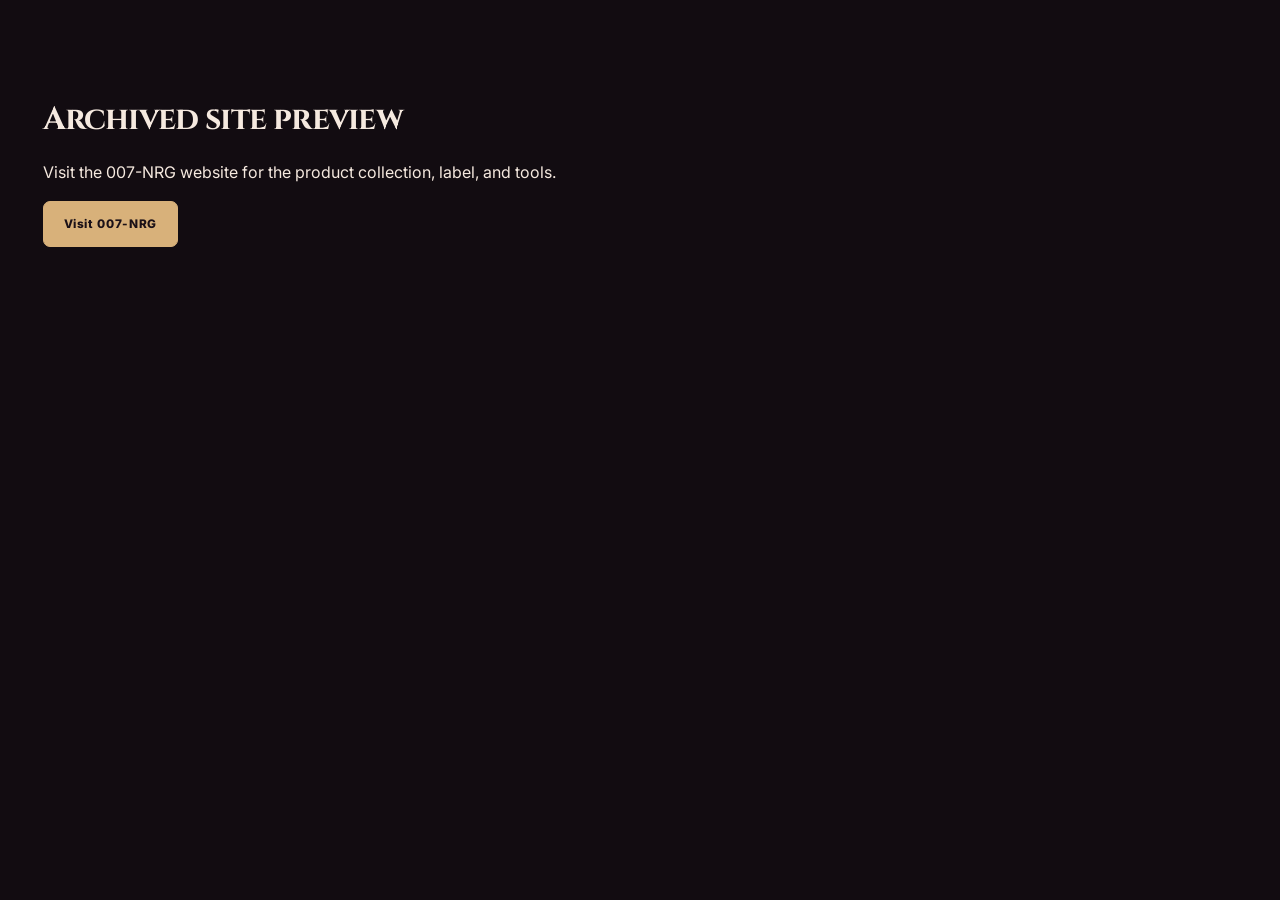
<file: test/index.html>
<!DOCTYPE html>
<html lang="en">
<head>
  <meta charset="UTF-8">
  <meta name="viewport" content="width=device-width, initial-scale=1">
  <meta name="theme-color" content="#120c11">
  <meta name="robots" content="noindex">
  <meta name="description" content="Archived preview of the 007-NRG website.">
  <title>Archived Site Preview | 007-NRG</title>

  <!-- Premium fonts -->
  <link rel="preconnect" href="https://fonts.googleapis.com">
  <link rel="preconnect" href="https://fonts.gstatic.com" crossorigin>
  <link href="https://fonts.googleapis.com/css2?family=Cinzel:wght@500;600;700;800&family=Inter:wght@400;500;600;700;800&display=swap" rel="stylesheet">

  <!-- === SITE ICONS START === -->
  <link rel="icon" href="../images/favicon.ico" sizes="any">
  <link rel="icon" type="image/png" sizes="32x32" href="../images/favicon-32.png">
  <link rel="apple-touch-icon" href="../images/apple-touch-icon.png">
  <!-- === SITE ICONS END === -->

  <link rel="stylesheet" href="../css/style.css">
</head>

<body>
  <main class="container section">
    <h1>Archived site preview</h1>
    <p>Visit the 007-NRG website for the product collection, label, and tools.</p>
    <a class="button button-primary" href="../">Visit 007-NRG</a>
  </main>

  <!-- Keep the original prototype available for reference in source. -->
  <template id="archived-preview">
  <!-- === HEADER START === -->
  <header class="site-header">
    <nav class="container navigation" aria-label="Main navigation">
      <a class="brand" href="#home">
        <span class="brand-cross" aria-hidden="true">✝</span>
        BLOOD OF <span>CHRIST</span>
      </a>

      <div class="nav-links" id="navLinks">
        <a href="#home">Home</a>
        <a href="#shop">Shop</a>
        <a href="#ingredients">The Formula</a>
        <a href="#label">Product Label</a>
        <a href="#reviews">Reviews</a>
      </div>

      <div class="header-actions">
        <button class="cart-trigger" id="cartTrigger"
          type="button" aria-label="Open shopping bag">
          <span aria-hidden="true">◈</span>
          <span class="cart-count" id="cartCount">0</span>
        </button>
        <button class="menu-toggle" id="menuToggle"
          type="button" aria-label="Open menu"
          aria-expanded="false" aria-controls="navLinks">
          ☰
        </button>
      </div>
    </nav>
  </header>
  <!-- === HEADER END === -->

  <main>
    <!-- === HERO SLIDESHOW START === -->
    <section class="hero" id="home" aria-label="Featured flavors">
      <div class="hero-glow" id="heroGlow" aria-hidden="true"></div>
      <div class="hero-grain" aria-hidden="true"></div>

      <div class="container hero-layout">
        <div class="hero-content">
          <span class="eyebrow">THE BLOOD OF CHRIST COLLECTION</span>
          <p class="hero-edition" id="heroEdition">01 / ORIGINAL</p>
          <h1 id="heroTitle">AWAKEN THE <em>POWER.</em></h1>
          <p class="hero-description" id="heroDescription">
            A bold identity. A distinctive formula. Discover the original Blood Of Christ experience.
          </p>

          <div class="hero-actions">
            <a class="button button-primary" id="heroShopLink" href="#shop">
              EXPLORE THE COLLECTION <span aria-hidden="true">↗</span>
            </a>
            <a class="button button-secondary" href="#label">READ THE LABEL</a>
          </div>

          <div class="hero-controls">
            <button type="button" id="previousSlide"
              class="slide-arrow" aria-label="Previous flavor">←</button>

            <div class="slide-indicators" id="slideIndicators"
              aria-label="Choose featured flavor"></div>

            <button type="button" id="nextSlide"
              class="slide-arrow" aria-label="Next flavor">→</button>
          </div>
        </div>

        <div class="hero-product">
          <div class="product-halo" aria-hidden="true"></div>
          <div class="product-ring" aria-hidden="true"></div>
          <a class="hero-product-link" id="heroProductLink" href="#shop" aria-label="Shop Original products">
          <img
            id="heroProductImage"
            src="../images/product_img_05_original.png"
            alt="Blood Of Christ Original 40 mL bottle"
            width="500"
            height="650"
            fetchpriority="high">
          </a>
          <span class="hero-image-caption">40 mL · PRODUCT CONCEPT</span>
        </div>
      </div>

      <div class="hero-bottom">
        <div class="container hero-bottom-content">
          <span>ORIGINAL</span>
          <span class="separator">✦</span>
          <span>GRAPE BLAST</span>
          <span class="separator">✦</span>
          <span>TROPICAL RUSH</span>
        </div>
      </div>
    </section>
    <!-- === HERO SLIDESHOW END === -->

    <!-- === BRAND INTRO START === -->
     <!--
    <section class="section brand-intro">
      <div class="container intro-layout">
        <div class="reveal">
          <span class="eyebrow">A DISTINCTIVE IDENTITY</span>
          <h2>NOT MADE TO <span class="gold">BLEND IN.</span></h2>
        </div>
        <div class="reveal">
          <p>
            Blood Of Christ brings a bold visual identity to a
            compact 40 mL format. Explore the collection,
            compare flavors, and examine the product information.
          </p>
          <a class="text-link" href="#shop">DISCOVER THE COLLECTION ↗</a>
        </div>
      </div>
    </section>  -->
    <!-- === BRAND INTRO END === -->

    <!-- === SHOP START === -->
    <section class="section shop-section" id="shop">
      <div class="container">
        <div class="section-heading reveal">
          <span class="eyebrow">01 / THE COLLECTION</span>
          <h2>FIND YOUR <span class="gold">FLAVOR.</span></h2>
          <p>Three distinct designs. Explore individual bottles and 12-pack collections.</p>
        </div>

        <div class="shop-tabs" id="shopTabs" role="group" aria-label="Filter products">
          <button type="button" class="shop-tab active" data-filter="all" aria-pressed="true">ALL PRODUCTS</button>
          <button type="button" class="shop-tab" data-filter="single" aria-pressed="false">SINGLE BOTTLES</button>
          <button type="button" class="shop-tab" data-filter="case" aria-pressed="false">12-PACKS</button>
        </div>

        <div class="product-grid" id="productGrid"></div>

        <p class="shop-notice">
          Prices shown in USD. Shipping and taxes are not included.
          Secure checkout is not yet connected.
        </p>
      </div>
    </section>
    <!-- === SHOP END === -->

    <!-- === PRODUCT LABEL START === -->
    <section class="section label-section" id="label">
      <div class="container">
        <div class="label-layout">
          <div class="reveal">
            <span class="eyebrow">02 / PRODUCT TRANSPARENCY</span>
            <h2>EVERY DETAIL <span class="gold">MATTERS.</span></h2>
            <p>
              Examine the supplied product label, including the
              supplement facts, ingredient declaration, serving
              information, and warnings.
            </p>
            <button type="button" class="button button-primary"
              id="openLabelButton">EXPLORE THE LABEL ↗</button>
          </div>

          <button class="label-preview reveal" id="labelPreview"
            type="button" aria-label="Enlarge the product label">
            <img src="../images/product-label.png"
              alt="Blood Of Christ supplement facts and product label"
              loading="lazy">
            <span>CLICK TO EXPLORE ↗</span>
          </button>
        </div>
        <p class="label-note">
          The supplied artwork identifies a 40 mL research-formula product.
          Flavor-specific labels and final retail packaging have not been verified.
        </p>
      </div>
    </section>
    <!-- === PRODUCT LABEL END === -->


    <!-- === INGREDIENTS START === -->
    <section class="section ingredients-section" id="ingredients">
      <div class="container">
        <div class="section-heading reveal">
          <span class="eyebrow">03 / THE FORMULA</span>
          <h2>KNOW WHAT'S <span class="gold">INSIDE.</span></h2>
          <p>Explore ingredients listed on the supplied 40 mL product label.</p>
        </div>

        <div class="ingredient-grid" id="ingredientGrid"></div>

        <div class="information-panel reveal">
          <h3>IMPORTANT FORMULA INFORMATION</h3>
          <p>
            The supplied label declares a 9,048 mg proprietary blend.
            Individual ingredient quantities and total caffeine content
            are not provided. Ingredients include potent stimulants
            such as yohimbine and alpha-yohimbine.
          </p>
          <p>
            This is educational product information, not a verification
            of safety or efficacy. The formula and any marketing claims
            require appropriate professional and regulatory review.
          </p>
        </div>
      </div>
    </section>
    <!-- === INGREDIENTS END === -->



    <!-- === REVIEWS START === -->
    <section class="section reviews-section" id="reviews">
      <div class="container">
        <div class="section-heading reveal">
          <span class="eyebrow">04 / COMMUNITY</span>
          <h2>YOUR VOICE <span class="gold">MATTERS.</span></h2>
          <p>Share your experience and explore community feedback.</p>
        </div>

        <div class="rating-summary">
          <strong id="averageRating">—</strong>
          <div>
            <div class="rating-stars" id="averageStars">☆☆☆☆☆</div>
            <span id="reviewCount">No reviews yet</span>
          </div>
        </div>

        <div class="reviews-layout">
          <form class="review-form panel" id="reviewForm">
            <h3>LEAVE A REVIEW</h3>
            <p class="review-mode" id="reviewMode">
              Demo reviews are saved in this browser only.
            </p>

            <div class="form-field">
              <label for="reviewName">DISPLAY NAME</label>
              <input type="text" id="reviewName" name="reviewName"
                placeholder="Your name" maxlength="60" required>
            </div>

            <div class="form-field">
              <label for="reviewFlavor">FLAVOR</label>
              <select id="reviewFlavor" name="reviewFlavor" required>
                <option value="Original">Original</option>
                <option value="Grape Blast">Grape Blast</option>
                <option value="Tropical Rush">Tropical Rush</option>
              </select>
            </div>

            <div class="form-field">
              <span class="field-label">YOUR RATING</span>
              <div class="star-picker" id="starPicker"
                role="group" aria-label="Select a star rating">
                <button type="button" data-rating="1" aria-label="1 star">★</button>
                <button type="button" data-rating="2" aria-label="2 stars">★</button>
                <button type="button" data-rating="3" aria-label="3 stars">★</button>
                <button type="button" data-rating="4" aria-label="4 stars">★</button>
                <button type="button" data-rating="5" aria-label="5 stars">★</button>
              </div>
            </div>

            <div class="form-field">
              <label for="reviewText">YOUR REVIEW</label>
              <textarea id="reviewText" name="reviewText"
                placeholder="Tell us about your experience..."
                minlength="10" maxlength="1000" required></textarea>
            </div>

            <button type="submit" class="button button-primary">SUBMIT REVIEW</button>
            <p class="form-status" id="reviewStatus" role="status" aria-live="polite"></p>
          </form>

          <div class="review-list" id="reviewList"></div>
        </div>
      </div>
    </section>
    <!-- === REVIEWS END === -->

    <!-- === CLOSING START === -->
    <section class="closing-section">
      <div class="container closing-content reveal">
        <span class="eyebrow">THE BLOOD OF CHRIST COLLECTION</span>
        <h2>EXPLORE THE <span class="gold">EXTRAORDINARY.</span></h2>
        <p>Three flavors. A distinctive identity. Discover the collection.</p>
        <a class="button button-primary" href="#shop">VIEW THE COLLECTION ↗</a>
      </div>
    </section>
    <!-- === CLOSING END === -->
  </main>

  <!-- === FOOTER START === -->
  <footer class="site-footer">
    <div class="container footer-layout">
      <div>
        <a href="#home" class="brand">✝ BLOOD OF <span>CHRIST</span></a>
        <p>© <span id="currentYear"></span> Blood Of Christ. All rights reserved.</p>
      </div>
      <div class="footer-links">
        <a href="#shop">Products</a>
        <a href="#ingredients">Ingredients</a>
        <a href="#label">Product Label</a>
        <a href="#reviews">Reviews</a>
      </div>
    </div>
    <div class="container footer-disclaimer">
      Product and packaging concepts. Final labeling, availability,
      and payment processing pending approval.
    </div>
  </footer>
  <!-- === FOOTER END === -->

  <!-- === SHOPPING CART START === -->
  <div class="drawer-overlay" id="cartOverlay" hidden></div>

  <aside class="cart-drawer" id="cartDrawer" hidden
    role="dialog" aria-modal="true" aria-label="Shopping bag">
    <div class="cart-header">
      <div>
        <span class="eyebrow">YOUR SELECTION</span>
        <h2>SHOPPING BAG</h2>
      </div>
      <button class="icon-button" id="closeCart"
        type="button" aria-label="Close shopping bag">×</button>
    </div>

    <div class="cart-items" id="cartItems"></div>

    <div class="cart-footer">
      <div class="cart-subtotal">
        <span>SUBTOTAL</span>
        <strong id="cartSubtotal">$0.00</strong>
      </div>
      <p>Prices exclude shipping and taxes. Secure checkout is not yet connected.</p>
      <button type="button" class="button button-primary"
        disabled>CHECKOUT COMING SOON</button>
      <button type="button" class="button button-secondary"
        id="continueShopping">CONTINUE EXPLORING</button>
    </div>
  </aside>
  <!-- === SHOPPING CART END === -->

  <!-- === PRODUCT QUICK VIEW START === -->
  <div class="product-modal" id="productModal" hidden
    role="dialog" aria-modal="true" aria-labelledby="productModalTitle">
    <div class="product-modal-panel">
      <button class="icon-button product-modal-close" id="closeProductModal"
        type="button" aria-label="Close product preview">×</button>
      <div class="product-modal-art">
        <img id="productModalImage" src="../images/product_img_05_original.png" alt="">
      </div>
      <div class="product-modal-details">
        <span class="eyebrow">THE COLLECTION</span>
        <h2 id="productModalTitle"></h2>
        <p id="productModalSize"></p>
        <strong id="productModalPrice" class="product-modal-price"></strong>
        <button type="button" class="button button-primary"
          id="productModalAdd">ADD TO BAG +</button>
        <p>40 mL bottle collection · Prices in USD</p>
      </div>
    </div>
  </div>
  <!-- === PRODUCT QUICK VIEW END === -->

  <!-- === LABEL LIGHTBOX START === -->
  <div class="label-modal" id="labelModal" hidden
    role="dialog" aria-modal="true" aria-label="Product label viewer">
    <div class="modal-toolbar">
      <strong>PRODUCT LABEL</strong>
      <div class="modal-actions">
        <button class="icon-button" type="button"
          id="zoomOut" aria-label="Zoom out">−</button>
        <button class="icon-button" type="button"
          id="zoomIn" aria-label="Zoom in">+</button>
        <button class="icon-button" type="button"
          id="closeLabel" aria-label="Close label viewer">×</button>
      </div>
    </div>
    <div class="label-viewport" id="labelViewport">
      <img src="../images/product-label.png" id="modalLabelImage"
        alt="Enlarged Blood Of Christ product label">
    </div>
    <p>Use the zoom controls and scroll to read the label.</p>
  </div>
  <!-- === LABEL LIGHTBOX END === -->

  <!-- === TOAST START === -->
  <div class="toast" id="toast" role="status"
    aria-live="polite" hidden></div>
  <!-- === TOAST END === -->
  </template>
</body>
</html>
</file>
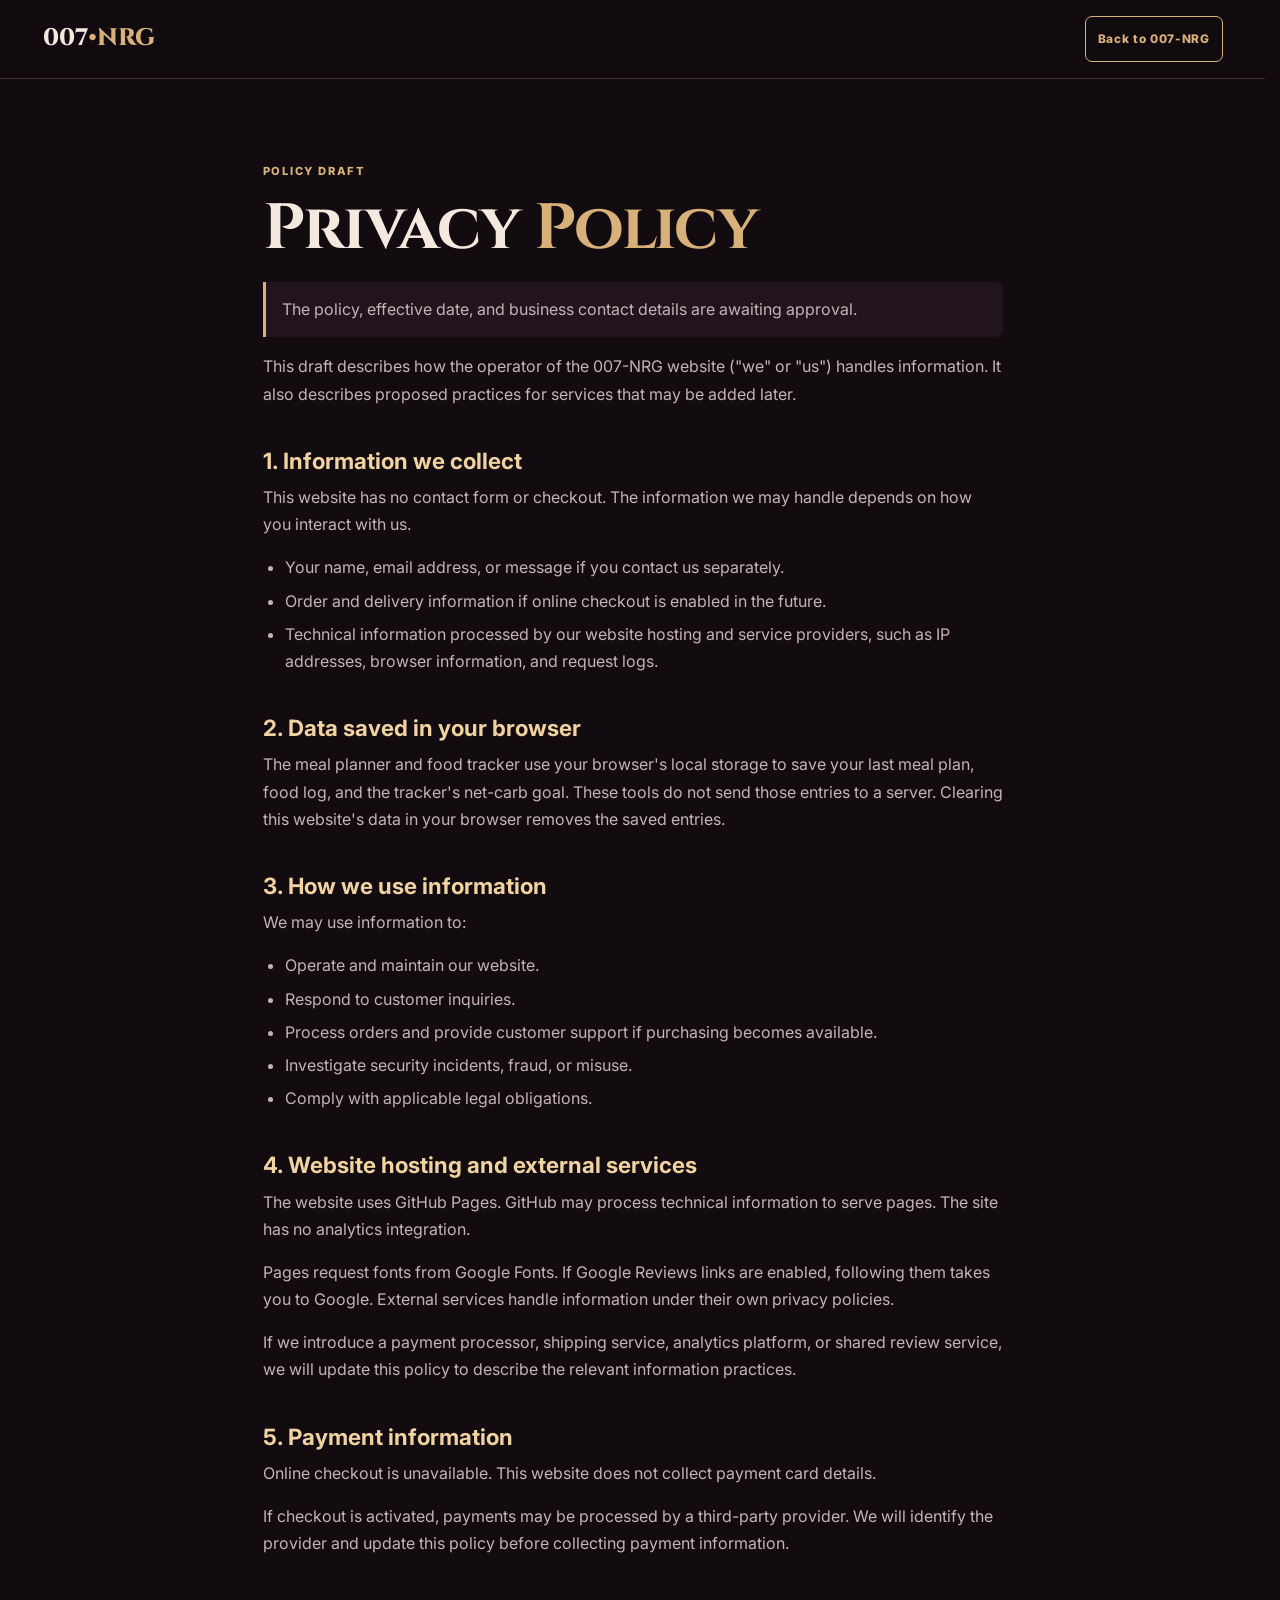
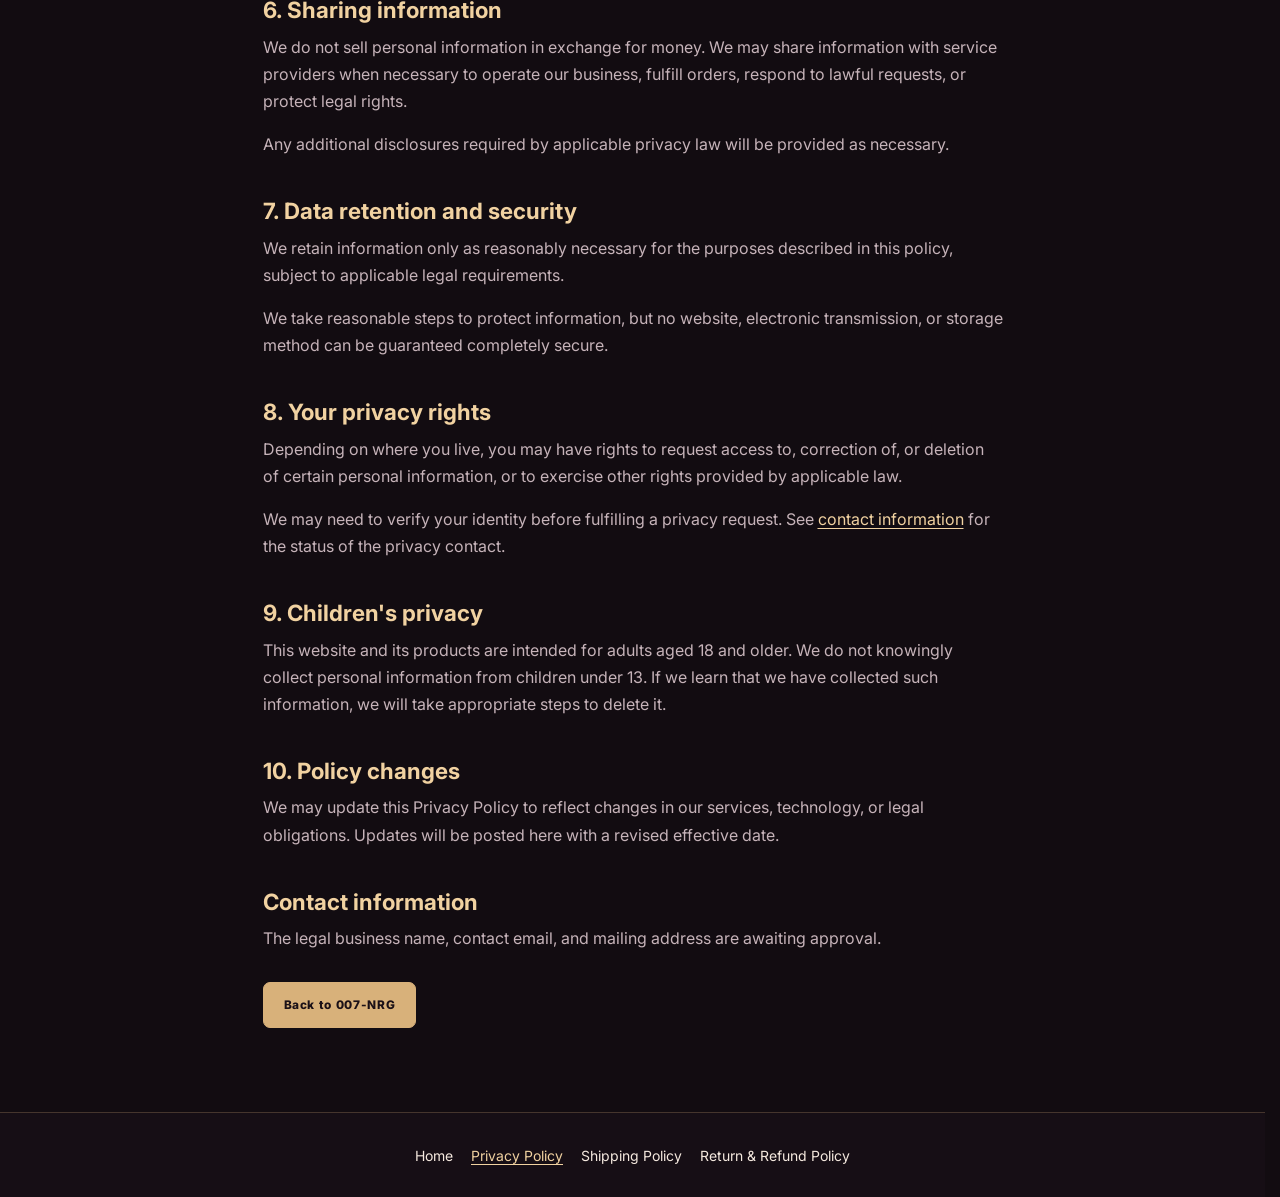
<file: privacy_policy.html>
<!DOCTYPE html>
<html lang="en">
<head>
  <meta charset="UTF-8">
  <meta name="viewport" content="width=device-width, initial-scale=1">
  <meta name="theme-color" content="#120c11">
  <meta name="robots" content="noindex">
  <meta name="description" content="Privacy Policy draft for the 007-NRG website.">
  <title>Privacy Policy | 007-NRG</title>

  <!-- === SITE ASSETS START === -->
  <link rel="icon" type="image/svg+xml" href="images/007-nrg-favicon.svg">
  <link rel="apple-touch-icon" sizes="180x180" href="images/007-nrg-touch-icon.png">
  <link rel="preconnect" href="https://fonts.googleapis.com">
  <link rel="preconnect" href="https://fonts.gstatic.com" crossorigin>
  <link href="https://fonts.googleapis.com/css2?family=Cinzel:wght@400..900&family=Inter:wght@400..900&display=swap" rel="stylesheet">
  <link rel="stylesheet" href="css/style.css">
  <!-- === SITE ASSETS END === -->
</head>

<body>
  <a class="skip-link" href="#policyContent">Skip to content</a>
  <!-- === HEADER START === -->
  <header class="site-header policy-header">
    <nav class="container navigation" aria-label="Main navigation">
      <a class="brand" href="index.html" aria-label="007-NRG home">
        007<span>•NRG</span>
      </a>

      <a class="button button-secondary" href="index.html">Back to 007-NRG</a>
    </nav>
  </header>
  <!-- === HEADER END === -->

  <!-- === PRIVACY POLICY START === -->
  <main class="policy-page" id="policyContent" tabindex="-1">
    <article class="container policy-content">
      <span class="eyebrow">Policy draft</span>
      <h1>Privacy <span class="gold">Policy</span></h1>
      <p class="policy-notice">
        The policy, effective date, and business contact details are awaiting approval.
      </p>

      <p>
        This draft describes how the operator of the 007-NRG website
        ("we" or "us") handles information. It also describes proposed
        practices for services that may be added later.
      </p>

      <h2>1. Information we collect</h2>
      <p>
        This website has no contact form or checkout. The information we may
        handle depends on how you interact with us.
      </p>
      <ul>
        <li>
          Your name, email address, or message if you contact us separately.
        </li>
        <li>
          Order and delivery information if online
          checkout is enabled in the future.
        </li>
        <li>
          Technical information processed by our
          website hosting and service providers,
          such as IP addresses, browser information,
          and request logs.
        </li>
      </ul>

      <h2>2. Data saved in your browser</h2>
      <p>
        The meal planner and food tracker use your browser's local storage
        to save your last meal plan, food log, and the tracker's net-carb goal.
        These tools do not send those entries to a server. Clearing this
        website's data in your browser removes the saved entries.
      </p>

      <h2>3. How we use information</h2>
      <p>
        We may use information to:
      </p>
      <ul>
        <li>Operate and maintain our website.</li>
        <li>Respond to customer inquiries.</li>
        <li>
          Process orders and provide customer support
          if purchasing becomes available.
        </li>
        <li>
          Investigate security incidents, fraud,
          or misuse.
        </li>
        <li>
          Comply with applicable legal obligations.
        </li>
      </ul>

      <h2>4. Website hosting and external services</h2>
      <p>
        The website uses GitHub Pages. GitHub may process technical
        information to serve pages. The site has no analytics integration.
      </p>
      <p>
        Pages request fonts from Google Fonts. If Google Reviews links are
        enabled, following them takes you to Google. External services
        handle information under their own privacy policies.
      </p>
      <p>
        If we introduce a payment processor, shipping
        service, analytics platform, or shared review
        service, we will update this policy to describe
        the relevant information practices.
      </p>

      <h2>5. Payment information</h2>
      <p>
        Online checkout is unavailable. This website does not collect
        payment card details.
      </p>
      <p>
        If checkout is activated, payments may be
        processed by a third-party provider. We will
        identify the provider and update this policy
        before collecting payment information.
      </p>

      <h2>6. Sharing information</h2>
      <p>
        We do not sell personal information in exchange
        for money. We may share information with service
        providers when necessary to operate our business,
        fulfill orders, respond to lawful requests, or
        protect legal rights.
      </p>
      <p>
        Any additional disclosures required by applicable
        privacy law will be provided as necessary.
      </p>

      <h2>7. Data retention and security</h2>
      <p>
        We retain information only as reasonably necessary
        for the purposes described in this policy, subject
        to applicable legal requirements.
      </p>
      <p>
        We take reasonable steps to protect information,
        but no website, electronic transmission, or storage
        method can be guaranteed completely secure.
      </p>

      <h2>8. Your privacy rights</h2>
      <p>
        Depending on where you live, you may have rights
        to request access to, correction of, or deletion
        of certain personal information, or to exercise
        other rights provided by applicable law.
      </p>
      <p>
        We may need to verify your identity before fulfilling a privacy
        request. See <a href="#contact">contact information</a> for the
        status of the privacy contact.
      </p>

      <h2>9. Children's privacy</h2>
      <p>
        This website and its products are intended for
        adults aged 18 and older. We do not knowingly
        collect personal information from children under
        13. If we learn that we have collected such
        information, we will take appropriate steps
        to delete it.
      </p>

      <h2>10. Policy changes</h2>
      <p>
        We may update this Privacy Policy to reflect
        changes in our services, technology, or legal
        obligations. Updates will be posted here with
        a revised effective date.
      </p>

      <h2 id="contact">Contact information</h2>
      <p>The legal business name, contact email, and mailing address are awaiting approval.</p>

      <a class="button button-primary policy-back"
         href="index.html">
        Back to 007-NRG
      </a>
    </article>
  </main>
  <!-- === PRIVACY POLICY END === -->

  <!-- === FOOTER START === -->
  <footer class="policy-footer">
    <div class="container">
      <nav class="footer-links" aria-label="Policy drafts">
        <a href="index.html">Home</a>
        <a href="privacy_policy.html" aria-current="page">Privacy Policy</a>
        <a href="shipping_policy.html">Shipping Policy</a>
        <a href="return_policy.html">Return &amp; Refund Policy</a>
      </nav>
    </div>
  </footer>

  <!-- === FOOTER END === -->
</body>
</html>
</file>
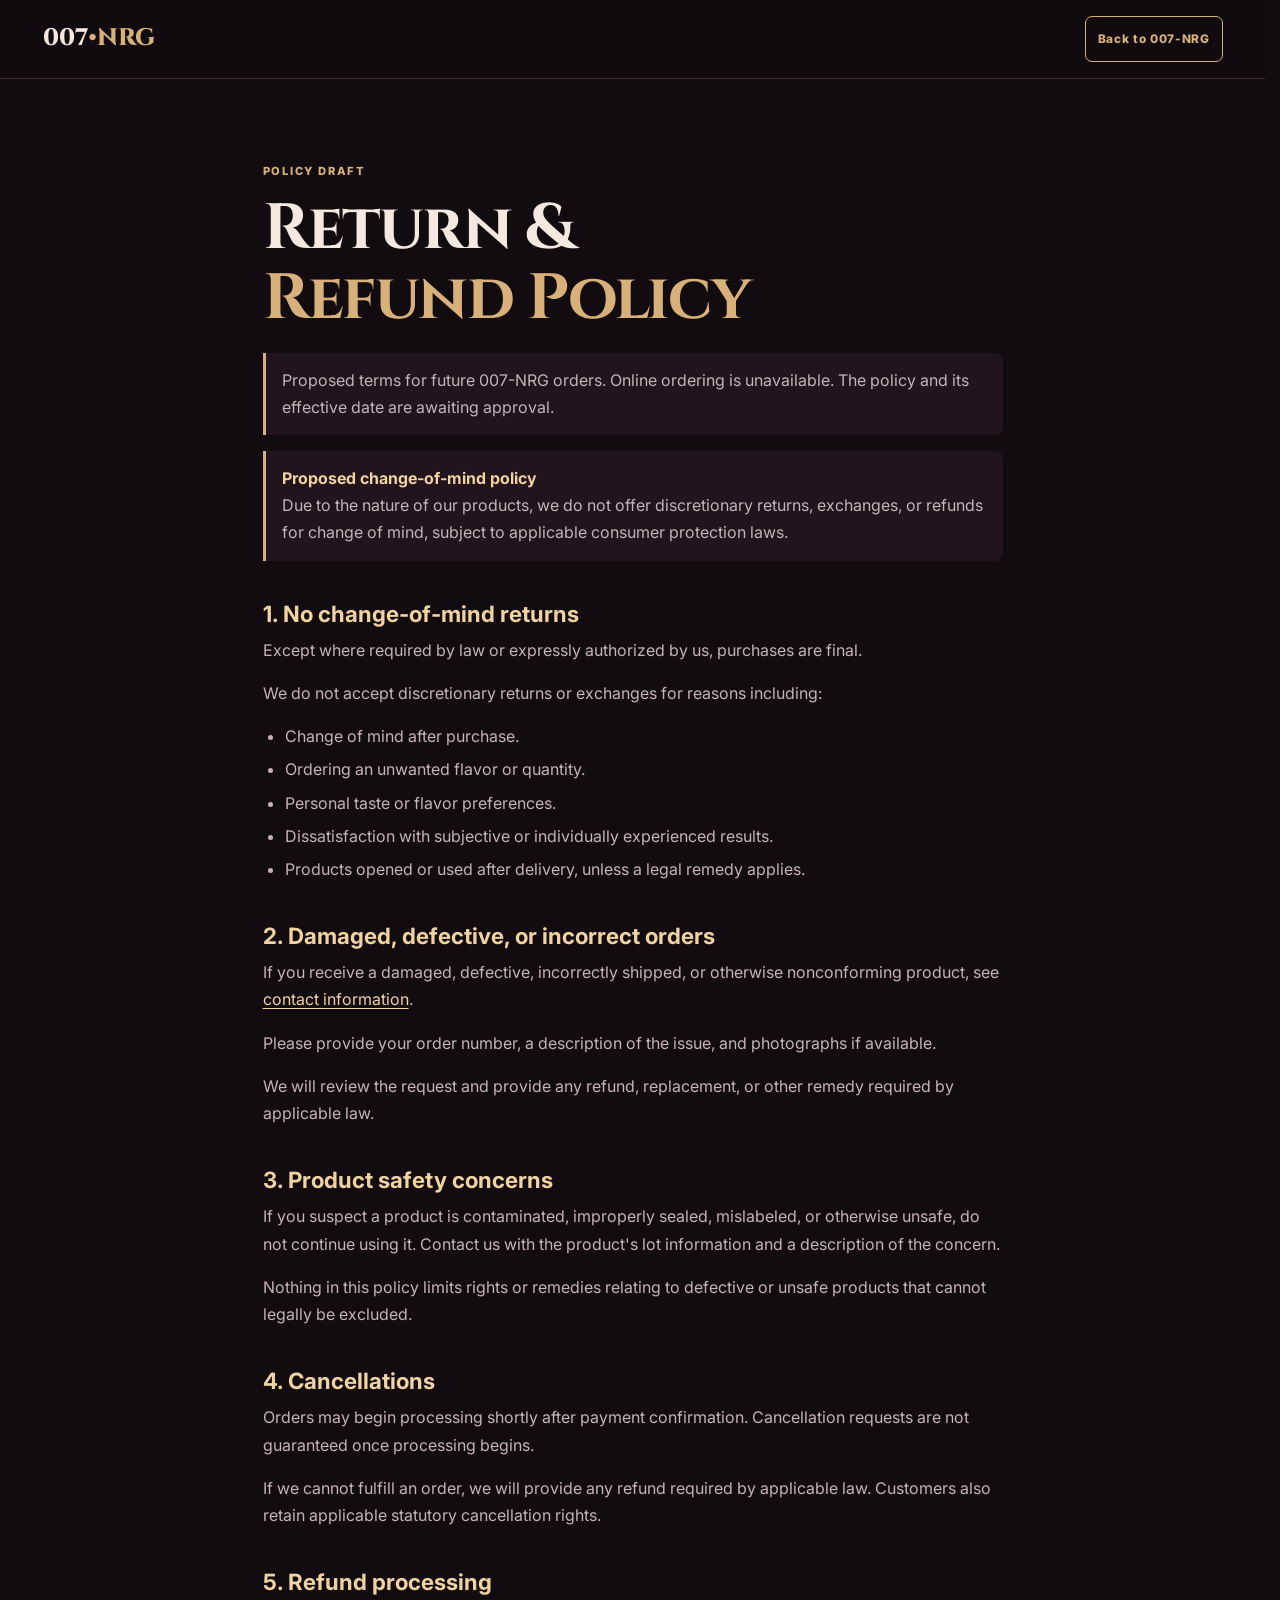
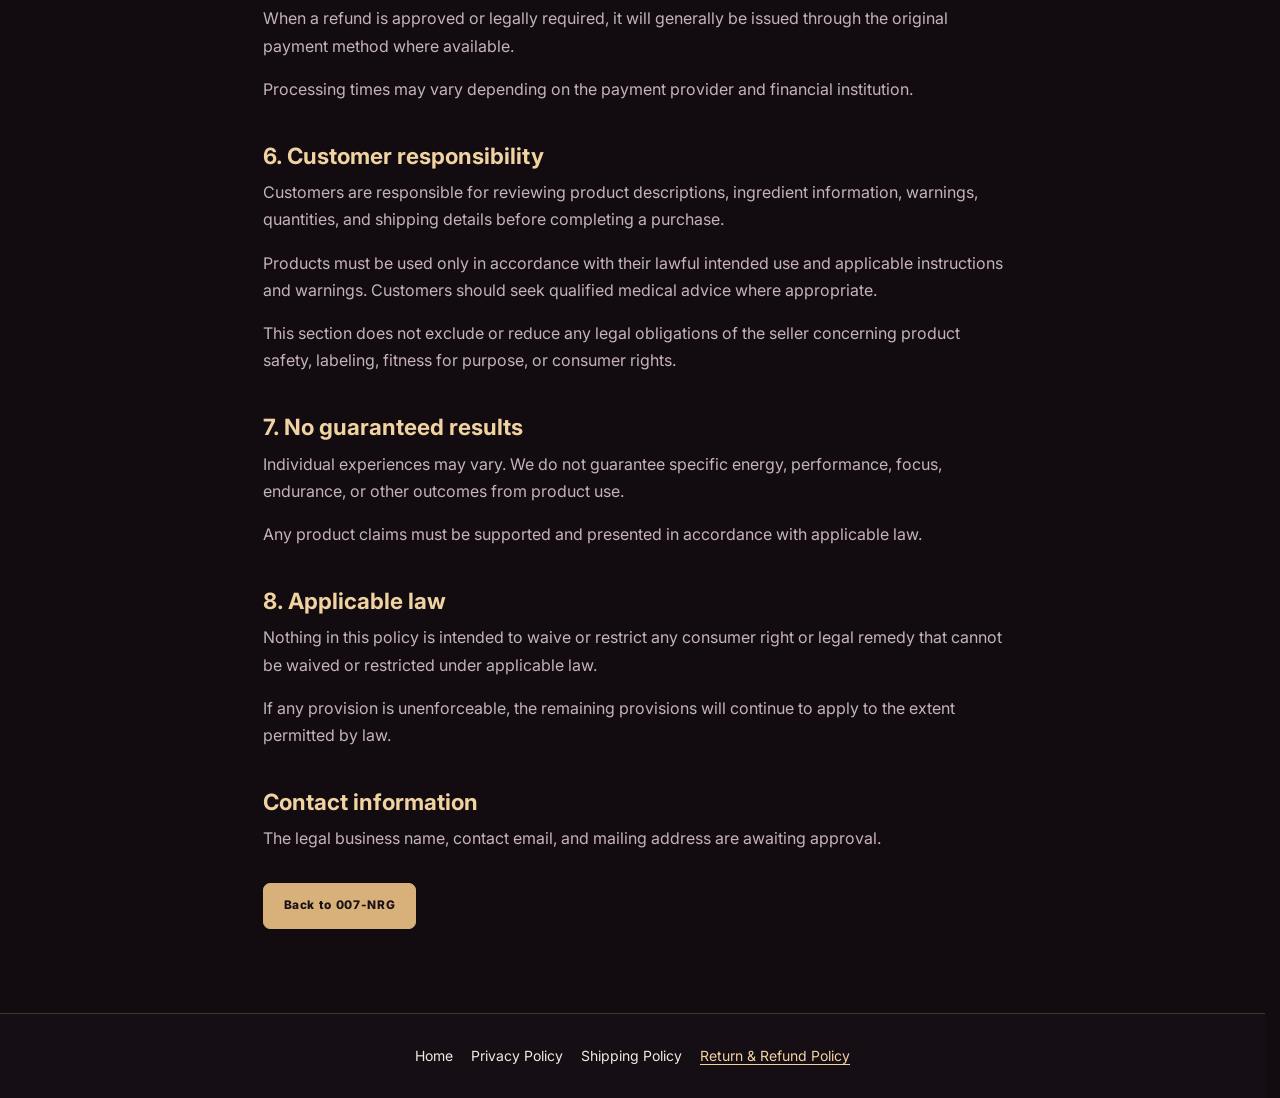
<file: return_policy.html>
<!DOCTYPE html>
<html lang="en">
<head>
  <meta charset="UTF-8">
  <meta name="viewport" content="width=device-width, initial-scale=1">
  <meta name="theme-color" content="#120c11">
  <meta name="robots" content="noindex">
  <meta name="description" content="Return &amp; Refund Policy draft for the 007-NRG website.">
  <title>Return &amp; Refund Policy | 007-NRG</title>

  <!-- === SITE ASSETS START === -->
  <link rel="icon" type="image/svg+xml" href="images/007-nrg-favicon.svg">
  <link rel="apple-touch-icon" sizes="180x180" href="images/007-nrg-touch-icon.png">
  <link rel="preconnect" href="https://fonts.googleapis.com">
  <link rel="preconnect" href="https://fonts.gstatic.com" crossorigin>
  <link href="https://fonts.googleapis.com/css2?family=Cinzel:wght@400..900&family=Inter:wght@400..900&display=swap" rel="stylesheet">
  <link rel="stylesheet" href="css/style.css">
  <!-- === SITE ASSETS END === -->
</head>

<body>
  <a class="skip-link" href="#policyContent">Skip to content</a>
  <!-- === HEADER START === -->
  <header class="site-header policy-header">
    <nav class="container navigation" aria-label="Main navigation">
      <a class="brand" href="index.html" aria-label="007-NRG home">
        007<span>•NRG</span>
      </a>

      <a class="button button-secondary" href="index.html">Back to 007-NRG</a>
    </nav>
  </header>
  <!-- === HEADER END === -->

  <!-- === RETURN POLICY START === -->
  <main class="policy-page" id="policyContent" tabindex="-1">
    <article class="container policy-content">
      <span class="eyebrow">Policy draft</span>
      <h1>Return &amp; <span class="gold">Refund Policy</span></h1>
      <p class="policy-notice">
        Proposed terms for future 007-NRG orders. Online ordering is unavailable.
        The policy and its effective date are awaiting approval.
      </p>

      <div class="policy-notice">
        <strong>Proposed change-of-mind policy</strong>
        <p>
          Due to the nature of our products,
          we do not offer discretionary returns,
          exchanges, or refunds for change of mind,
          subject to applicable consumer protection laws.
        </p>
      </div>

      <h2>1. No change-of-mind returns</h2>
      <p>
        Except where required by law or expressly
        authorized by us, purchases are final.
      </p>

      <p>
        We do not accept discretionary returns
        or exchanges for reasons including:
      </p>

      <ul>
        <li>Change of mind after purchase.</li>
        <li>Ordering an unwanted flavor or quantity.</li>
        <li>Personal taste or flavor preferences.</li>
        <li>
          Dissatisfaction with subjective or
          individually experienced results.
        </li>
        <li>
          Products opened or used after delivery,
          unless a legal remedy applies.
        </li>
      </ul>

      <h2>2. Damaged, defective, or incorrect orders</h2>
      <p>
        If you receive a damaged, defective,
        incorrectly shipped, or otherwise
        nonconforming product, see
        <a href="#contact">contact information</a>.
      </p>

      <p>
        Please provide your order number,
        a description of the issue, and
        photographs if available.
      </p>

      <p>
        We will review the request and provide
        any refund, replacement, or other remedy
        required by applicable law.
      </p>

      <h2>3. Product safety concerns</h2>
      <p>
        If you suspect a product is contaminated,
        improperly sealed, mislabeled, or otherwise
        unsafe, do not continue using it.
        Contact us with the product's lot
        information and a description of the concern.
      </p>

      <p>
        Nothing in this policy limits rights
        or remedies relating to defective or
        unsafe products that cannot legally
        be excluded.
      </p>

      <h2>4. Cancellations</h2>
      <p>
        Orders may begin processing shortly after
        payment confirmation. Cancellation requests
        are not guaranteed once processing begins.
      </p>

      <p>
        If we cannot fulfill an order, we will
        provide any refund required by applicable
        law. Customers also retain applicable
        statutory cancellation rights.
      </p>

      <h2>5. Refund processing</h2>
      <p>
        When a refund is approved or legally required,
        it will generally be issued through the
        original payment method where available.
      </p>

      <p>
        Processing times may vary depending on
        the payment provider and financial institution.
      </p>

      <h2>6. Customer responsibility</h2>
      <p>
        Customers are responsible for reviewing
        product descriptions, ingredient information,
        warnings, quantities, and shipping details
        before completing a purchase.
      </p>

      <p>
        Products must be used only in accordance
        with their lawful intended use and
        applicable instructions and warnings.
        Customers should seek qualified medical
        advice where appropriate.
      </p>

      <p>
        This section does not exclude or reduce
        any legal obligations of the seller
        concerning product safety, labeling,
        fitness for purpose, or consumer rights.
      </p>

      <h2>7. No guaranteed results</h2>
      <p>
        Individual experiences may vary.
        We do not guarantee specific energy,
        performance, focus, endurance, or
        other outcomes from product use.
      </p>

      <p>
        Any product claims must be supported
        and presented in accordance with
        applicable law.
      </p>

      <h2>8. Applicable law</h2>
      <p>
        Nothing in this policy is intended
        to waive or restrict any consumer
        right or legal remedy that cannot
        be waived or restricted under
        applicable law.
      </p>

      <p>
        If any provision is unenforceable,
        the remaining provisions will
        continue to apply to the extent
        permitted by law.
      </p>

      <h2 id="contact">Contact information</h2>
      <p>The legal business name, contact email, and mailing address are awaiting approval.</p>

      <a class="button button-primary policy-back"
         href="index.html">
        Back to 007-NRG
      </a>
    </article>
  </main>
  <!-- === RETURN POLICY END === -->

  <!-- === FOOTER START === -->
  <footer class="policy-footer">
    <div class="container">
      <nav class="footer-links" aria-label="Policy drafts">
        <a href="index.html">Home</a>
        <a href="privacy_policy.html">Privacy Policy</a>
        <a href="shipping_policy.html">Shipping Policy</a>
        <a href="return_policy.html" aria-current="page">Return &amp; Refund Policy</a>
      </nav>
    </div>
  </footer>

  <!-- === FOOTER END === -->
</body>
</html>
</file>
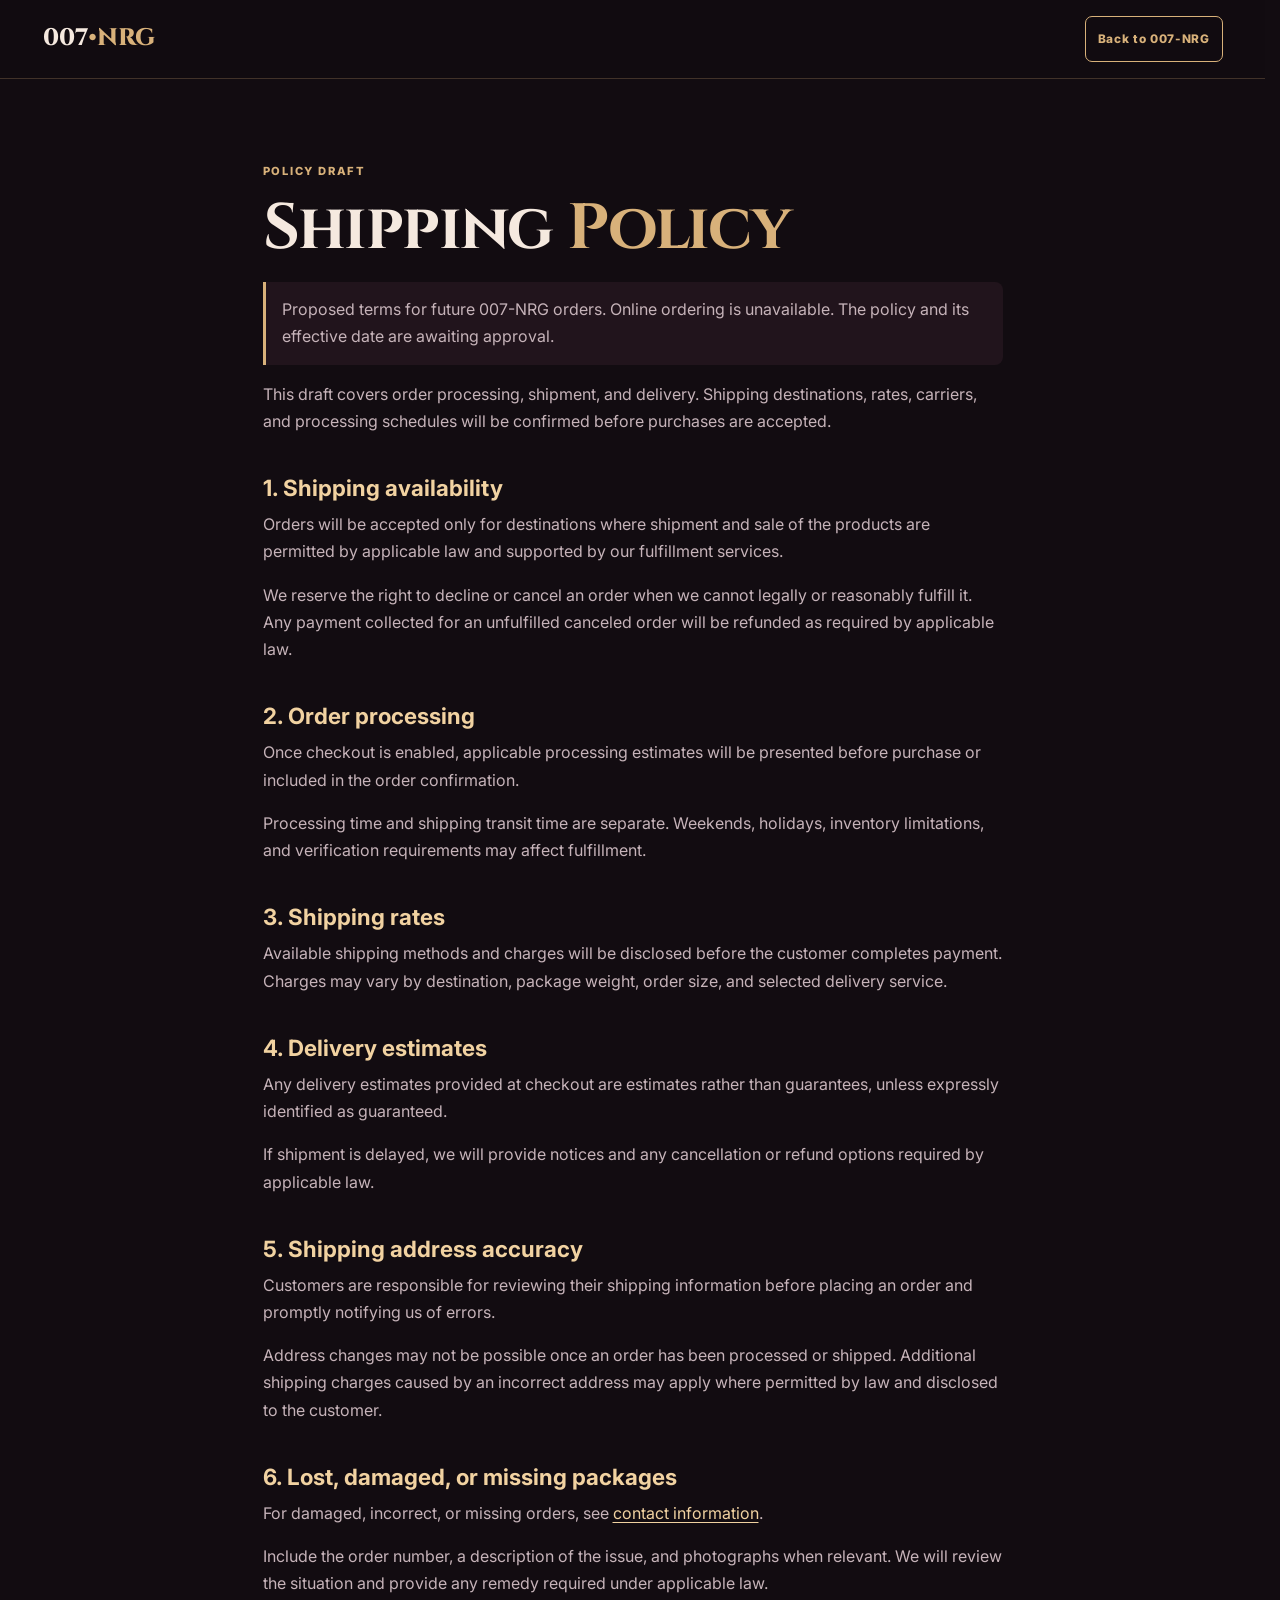
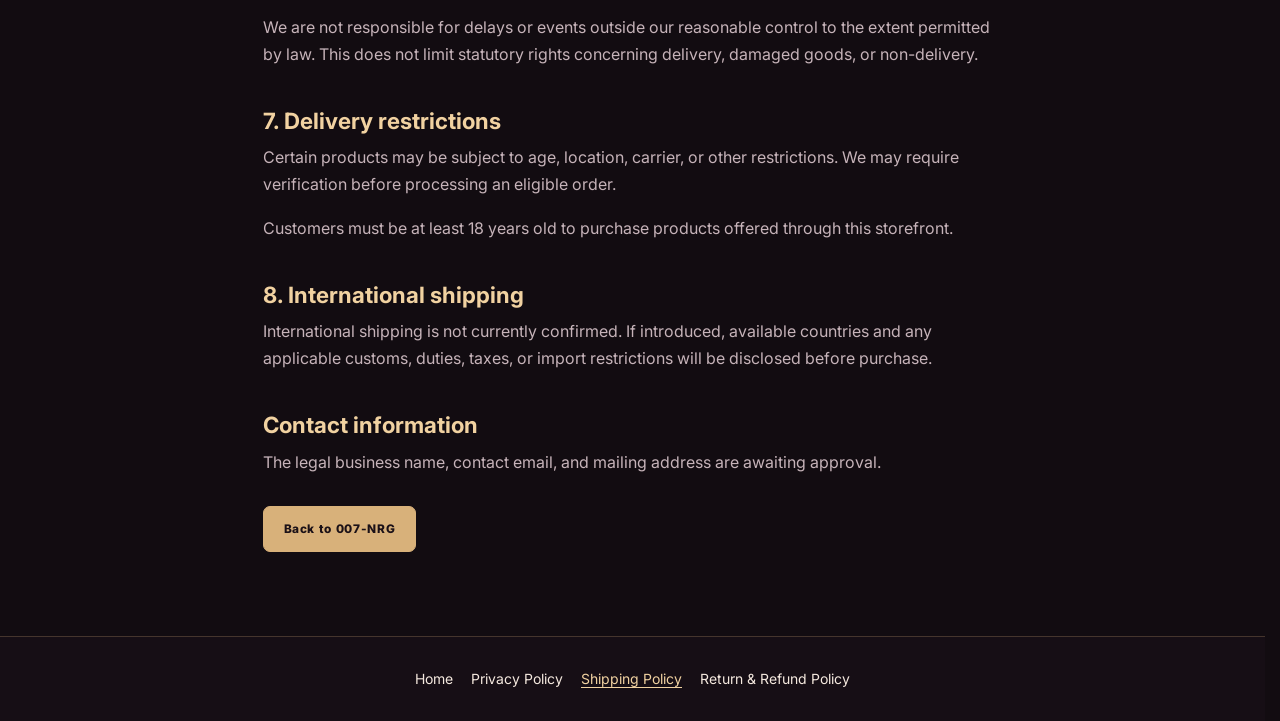
<file: shipping_policy.html>
<!DOCTYPE html>
<html lang="en">
<head>
  <meta charset="UTF-8">
  <meta name="viewport" content="width=device-width, initial-scale=1">
  <meta name="theme-color" content="#120c11">
  <meta name="robots" content="noindex">
  <meta name="description" content="Shipping Policy draft for the 007-NRG website.">
  <title>Shipping Policy | 007-NRG</title>

  <!-- === SITE ASSETS START === -->
  <link rel="icon" type="image/svg+xml" href="images/007-nrg-favicon.svg">
  <link rel="apple-touch-icon" sizes="180x180" href="images/007-nrg-touch-icon.png">
  <link rel="preconnect" href="https://fonts.googleapis.com">
  <link rel="preconnect" href="https://fonts.gstatic.com" crossorigin>
  <link href="https://fonts.googleapis.com/css2?family=Cinzel:wght@400..900&family=Inter:wght@400..900&display=swap" rel="stylesheet">
  <link rel="stylesheet" href="css/style.css">
  <!-- === SITE ASSETS END === -->
</head>

<body>
  <a class="skip-link" href="#policyContent">Skip to content</a>
  <!-- === HEADER START === -->
  <header class="site-header policy-header">
    <nav class="container navigation" aria-label="Main navigation">
      <a class="brand" href="index.html" aria-label="007-NRG home">
        007<span>•NRG</span>
      </a>

      <a class="button button-secondary" href="index.html">Back to 007-NRG</a>
    </nav>
  </header>
  <!-- === HEADER END === -->

  <!-- === SHIPPING POLICY START === -->
  <main class="policy-page" id="policyContent" tabindex="-1">
    <article class="container policy-content">
      <span class="eyebrow">Policy draft</span>
      <h1>Shipping <span class="gold">Policy</span></h1>
      <p class="policy-notice">
        Proposed terms for future 007-NRG orders. Online ordering is unavailable.
        The policy and its effective date are awaiting approval.
      </p>

      <p>
        This draft covers order processing, shipment, and delivery.
        Shipping destinations, rates, carriers, and processing schedules
        will be confirmed before purchases are accepted.
      </p>

      <h2>1. Shipping availability</h2>
      <p>
        Orders will be accepted only for destinations
        where shipment and sale of the products are
        permitted by applicable law and supported
        by our fulfillment services.
      </p>
      <p>
        We reserve the right to decline or cancel
        an order when we cannot legally or reasonably
        fulfill it. Any payment collected for an
        unfulfilled canceled order will be refunded
        as required by applicable law.
      </p>

      <h2>2. Order processing</h2>
      <p>
        Once checkout is enabled, applicable processing
        estimates will be presented before purchase
        or included in the order confirmation.
      </p>
      <p>
        Processing time and shipping transit time
        are separate. Weekends, holidays, inventory
        limitations, and verification requirements
        may affect fulfillment.
      </p>

      <h2>3. Shipping rates</h2>
      <p>
        Available shipping methods and charges will
        be disclosed before the customer completes
        payment. Charges may vary by destination,
        package weight, order size, and selected
        delivery service.
      </p>

      <h2>4. Delivery estimates</h2>
      <p>
        Any delivery estimates provided at checkout
        are estimates rather than guarantees, unless
        expressly identified as guaranteed.
      </p>
      <p>
        If shipment is delayed, we will provide
        notices and any cancellation or refund
        options required by applicable law.
      </p>

      <h2>5. Shipping address accuracy</h2>
      <p>
        Customers are responsible for reviewing
        their shipping information before placing
        an order and promptly notifying us of errors.
      </p>
      <p>
        Address changes may not be possible once
        an order has been processed or shipped.
        Additional shipping charges caused by
        an incorrect address may apply where
        permitted by law and disclosed to the customer.
      </p>

      <h2>6. Lost, damaged, or missing packages</h2>
      <p>
        For damaged, incorrect, or missing orders, see
        <a href="#contact">contact information</a>.
      </p>
      <p>
        Include the order number, a description
        of the issue, and photographs when relevant.
        We will review the situation and provide
        any remedy required under applicable law.
      </p>
      <p>
        We are not responsible for delays or events
        outside our reasonable control to the extent
        permitted by law. This does not limit
        statutory rights concerning delivery,
        damaged goods, or non-delivery.
      </p>

      <h2>7. Delivery restrictions</h2>
      <p>
        Certain products may be subject to age,
        location, carrier, or other restrictions.
        We may require verification before
        processing an eligible order.
      </p>
      <p>
        Customers must be at least 18 years old
        to purchase products offered through
        this storefront.
      </p>

      <h2>8. International shipping</h2>
      <p>
        International shipping is not currently
        confirmed. If introduced, available
        countries and any applicable customs,
        duties, taxes, or import restrictions
        will be disclosed before purchase.
      </p>

      <h2 id="contact">Contact information</h2>
      <p>The legal business name, contact email, and mailing address are awaiting approval.</p>

      <a class="button button-primary policy-back"
         href="index.html">
        Back to 007-NRG
      </a>
    </article>
  </main>
  <!-- === SHIPPING POLICY END === -->

  <!-- === FOOTER START === -->
  <footer class="policy-footer">
    <div class="container">
      <nav class="footer-links" aria-label="Policy drafts">
        <a href="index.html">Home</a>
        <a href="privacy_policy.html">Privacy Policy</a>
        <a href="shipping_policy.html" aria-current="page">Shipping Policy</a>
        <a href="return_policy.html">Return &amp; Refund Policy</a>
      </nav>
    </div>
  </footer>

  <!-- === FOOTER END === -->
</body>
</html>
</file>
<file: css/style.css>
/* ============================================================
   007-NRG | CONSOLIDATED STYLESHEET
   PART 1 — FOUNDATION, HEADER, HERO, PRODUCTS
   ============================================================ */

/* === DESIGN TOKENS START === */
:root {
  color-scheme: dark;
  --background: #120c11;
  --surface: #21141c;
  --surface-raised: #301b26;
  --surface-deep: #160e15;
  --burgundy: #541b2c;
  --crimson: #a52c45;
  --crimson-light: #dc637a;
  --gold: #d8b17a;
  --gold-light: #f1d2a1;
  --ivory: #f5e9df;
  --muted: #c6b3b9;
  --muted-dark: #a18c94;
  --border: rgba(216,177,122,.24);
  --border-red: rgba(220,99,122,.3);
  --display-font: "Cinzel", Georgia, serif;
  --body-font: "Inter", system-ui, sans-serif;
  --container-width: 1180px;
  --header-height: 78px;
  --radius: 14px;
  --ease-out: cubic-bezier(.22,1,.36,1);
}
/* === DESIGN TOKENS END === */

/* === RESET AND GLOBAL START === */
*,*::before,*::after { box-sizing:border-box; }
html {
  scroll-behavior:smooth;
  scroll-padding-top:calc(var(--header-height) + 12px);
  scrollbar-gutter:stable;
}
body {
  margin:0;
  min-width:0;
  background:var(--background);
  color:var(--ivory);
  font:16px/1.65 var(--body-font);
  -webkit-font-smoothing:antialiased;
}
[hidden] { display:none!important; }
a { color:inherit; text-decoration:none; }
button,input,select,textarea { font:inherit; }
button { cursor:pointer; }
button:disabled { opacity:.5; cursor:not-allowed; }
img { display:block; max-width:100%; }
h1,h2,h3,h4,h5,p { margin-top:0; overflow-wrap:anywhere; }
h1,h2 {
  font-family:var(--display-font);
  line-height:1.1;
  letter-spacing:-.025em;
}
h2 { font-size:clamp(2rem,5vw,4.25rem); }
h3 { line-height:1.3; }
:focus-visible {
  outline:2px solid var(--gold-light);
  outline-offset:3px;
}
.sr-only {
  position:absolute;
  width:1px;
  height:1px;
  padding:0;
  overflow:hidden;
  clip-path:inset(50%);
  white-space:nowrap;
}
.skip-link {
  position:fixed;
  z-index:120;
  top:10px;
  left:10px;
  padding:10px 16px;
  transform:translateY(-150%);
  border-radius:7px;
  background:var(--gold-light);
  color:var(--background);
  font-weight:700;
}
.skip-link:focus { transform:none; }
::selection { background:var(--gold); color:var(--background); }
.container {
  width:min(var(--container-width),calc(100% - 40px));
  margin-inline:auto;
}
.section { padding-block:clamp(65px,8vw,110px); }
.gold,em { color:var(--gold); }
em { font-style:normal; }
.eyebrow {
  display:block;
  margin-bottom:14px;
  color:var(--gold);
  font-size:.7rem;
  font-weight:800;
  letter-spacing:.16em;
  line-height:1.5;
  text-transform:uppercase;
}
.section-heading { max-width:760px; margin-bottom:40px; }
.section-heading h2 { margin-bottom:16px; }
.section-heading p { max-width:650px; color:var(--muted); }
.button {
  display:inline-flex;
  align-items:center;
  justify-content:center;
  gap:9px;
  min-height:46px;
  max-width:100%;
  padding:11px 20px;
  border:1px solid var(--gold);
  border-radius:7px;
  font-size:.74rem;
  font-weight:800;
  letter-spacing:.055em;
  line-height:1.4;
  text-align:center;
  transition:background .2s,color .2s,transform .2s;
}
.button-primary { background:var(--gold); color:#1b1117; }
.button-secondary { background:transparent; color:var(--gold); }
.button:not(:disabled):hover { transform:translateY(-2px); }
.button-primary:not(:disabled):hover { background:var(--gold-light); }
.button-secondary:not(:disabled):hover {
  background:var(--gold);
  color:var(--background);
}
.reveal.visible { animation:reveal .5s var(--ease-out); }
@keyframes reveal {
  from { opacity:.75; transform:translateY(8px); }
  to { opacity:1; transform:none; }
}
/* === RESET AND GLOBAL END === */

/* === HEADER START === */
.site-header {
  position:sticky;
  top:0;
  z-index:100;
  border-bottom:1px solid var(--border);
  background:rgba(18,12,17,.96);
  backdrop-filter:blur(16px);
}
.navigation {
  display:flex;
  align-items:center;
  justify-content:space-between;
  gap:18px;
  min-height:var(--header-height);
}
.brand {
  display:inline-flex;
  align-items:center;
  flex-shrink:0;
  font-family:var(--display-font);
  font-size:clamp(1.1rem,2vw,1.5rem);
  font-weight:800;
  white-space:nowrap;
}
.brand span { color:var(--gold); }
.nav-links {
  display:flex;
  align-items:center;
  justify-content:center;
  flex-wrap:wrap;
  gap:clamp(12px,2vw,26px);
}
.nav-links a {
  color:var(--muted);
  font-size:.73rem;
  font-weight:800;
  letter-spacing:.06em;
  text-transform:uppercase;
  transition:color .2s;
}
.nav-links a:hover { color:var(--gold-light); }
.header-actions { display:flex; align-items:center; gap:12px; }
.cart-trigger,.menu-toggle {
  display:inline-flex;
  align-items:center;
  justify-content:center;
  gap:7px;
  min-width:44px;
  min-height:44px;
  padding:8px;
  border:1px solid var(--border);
  border-radius:8px;
  background:var(--surface);
  color:var(--ivory);
}
.cart-trigger {
  padding-inline:11px;
  color:var(--gold-light);
  font-size:.8rem;
  font-weight:700;
}
.menu-toggle { display:none; font-size:1.3rem; }
/* === HEADER END === */

/* === HERO START === */
.hero {
  position:relative;
  isolation:isolate;
  overflow:hidden;
  background:
    radial-gradient(ellipse at 75% 45%,rgba(110,34,60,.28),transparent 55%),
    linear-gradient(140deg,#170e15,#100b10 75%);
}
.hero-glow,.hero-grain {
  position:absolute;
  z-index:-1;
  inset:0;
  pointer-events:none;
}
.hero-glow {
  background:radial-gradient(circle at 70% 50%,rgba(216,177,122,.08),transparent 45%);
}
.hero-grain {
  opacity:.25;
  background-image:repeating-linear-gradient(
    0deg,transparent 0 3px,rgba(255,255,255,.012) 4px
  );
}
.hero-layout {
  display:grid;
  grid-template-columns:repeat(2,minmax(0,1fr));
  align-items:center;
  gap:clamp(20px,4vw,65px);
  min-height:620px;
  padding-block:48px;
}
.hero-content { position:relative; z-index:2; }
.hero-edition {
  display:inline-block;
  margin-bottom:20px;
  color:var(--gold);
  font-size:.74rem;
  font-weight:800;
  letter-spacing:.16em;
  text-transform:uppercase;
}
.hero h1 {
  max-width:670px;
  min-height:2.2em;
  margin-bottom:16px;
  font-size:clamp(2.5rem,5.3vw,5.3rem);
  text-wrap:balance;
}
.hero-description {
  max-width:510px;
  min-height:3.3em;
  margin-bottom:0;
  color:var(--muted);
  font-size:1.04rem;
}
.hero-actions { display:flex; flex-wrap:wrap; gap:10px; margin-top:18px; }
.hero-controls {
  display:flex;
  align-items:center;
  gap:8px;
  margin-top:22px;
}
.slide-arrow {
  display:grid;
  place-items:center;
  width:44px;
  height:44px;
  border:1px solid var(--border);
  border-radius:50%;
  background:var(--surface);
  color:var(--ivory);
}
.slide-arrow:hover { border-color:var(--gold); }
.slide-indicators { display:flex; align-items:center; }
.slide-indicators button {
  display:grid;
  place-items:center;
  width:30px;
  height:44px;
  padding:0;
  border:0;
  border-radius:6px;
  background:transparent;
}
.slide-indicators button::before {
  content:"";
  width:8px;
  height:8px;
  border-radius:50%;
  background:var(--muted-dark);
}
.slide-indicators button.active::before {
  width:19px;
  border-radius:12px;
  background:var(--gold);
}
.hero-product {
  position:relative;
  display:flex;
  align-items:center;
  justify-content:center;
  min-width:0;
  min-height:540px;
}
.product-halo,.product-ring {
  position:absolute;
  width:min(90%,470px);
  aspect-ratio:1;
  border-radius:50%;
  pointer-events:none;
}
.product-halo {
  background:radial-gradient(circle,rgba(165,44,69,.22),transparent 70%);
  filter:blur(15px);
}
.product-ring { border:1px solid rgba(216,177,122,.18); }
.hero-product-link {
  position:relative;
  z-index:1;
  display:flex;
  align-items:center;
  justify-content:center;
  width:100%;
  height:510px;
  min-width:0;
}
.hero-product-link img {
  width:100%;
  max-width:min(100%,390px);
  height:100%;
  max-height:500px;
  object-fit:contain;
  filter:drop-shadow(0 25px 35px rgba(0,0,0,.45));
  transition:opacity .18s,transform .35s;
}
.hero-product-link:hover img { transform:scale(1.035); }
.hero-product-link img.changing { opacity:0; }
/* === HERO END === */

/* === BRAND INTRO START === */
.brand-intro { background:var(--surface-deep); }
.intro-layout {
  display:grid;
  grid-template-columns:minmax(0,1.35fr) minmax(0,1fr);
  align-items:center;
  gap:clamp(24px,5vw,64px);
}
.intro-feature-image {
  display:block;
  min-width:0;
  overflow:hidden;
  border:1px solid var(--border);
  border-radius:var(--radius);
  background:var(--surface);
}
.intro-feature-image img {
  width:100%;
  height:auto;
}
.intro-feature-copy h2 { margin-bottom:25px; }
.intro-feature-copy p { color:var(--muted); }
.text-link {
  display:inline-block;
  margin-top:15px;
  color:var(--gold);
  font-size:.75rem;
  font-weight:800;
  letter-spacing:.08em;
}
.text-link:hover { color:var(--gold-light); }
/* === BRAND INTRO END === */

/* === PRODUCT COLLECTION START === */
.shop-section { background:var(--background); }
.shop-tabs,.ingredient-filters,.ingredient-tool-filters,.tools-navigation {
  display:flex;
  flex-wrap:wrap;
  gap:10px;
}
.shop-tabs { margin-bottom:32px; }
.shop-tab,.ingredient-filter,.tool-tab,.timer-preset,.ingredient-quick-compare,
[data-ingredient-category] {
  min-height:44px;
  padding:10px 16px;
  border:1px solid var(--border);
  border-radius:8px;
  background:var(--surface);
  color:var(--muted);
  font-size:.71rem;
  font-weight:800;
  letter-spacing:.045em;
  transition:background .2s,color .2s,border-color .2s;
}
.shop-tab:hover,.ingredient-filter:hover,.tool-tab:hover,
.timer-preset:hover,.ingredient-quick-compare:hover,[data-ingredient-category]:hover {
  border-color:var(--gold);
  color:var(--gold-light);
}
.shop-tab.active,.ingredient-filter.active,.tool-tab.active,
[data-ingredient-category].active {
  border-color:var(--gold);
  background:var(--gold);
  color:var(--background);
}
.product-grid {
  display:grid;
  grid-template-columns:repeat(3,minmax(0,1fr));
  gap:20px;
  align-items:stretch;
}
.product-card {
  display:flex;
  flex-direction:column;
  min-width:0;
  border:1px solid var(--border);
  border-radius:16px;
  background:linear-gradient(160deg,#251820,#1b1219);
  box-shadow:0 12px 35px rgba(0,0,0,.14);
  transition:transform .3s var(--ease-out),box-shadow .3s,border-color .3s;
}
@media (hover:hover) {
  .product-card:hover {
    transform:translateY(-3px);
    border-color:var(--gold);
  }
}
.product-image-wrap {
  display:grid;
  grid-template: minmax(0,1fr) / minmax(0,1fr);
  min-height:0;
  aspect-ratio:1 / .92;
  border-radius:15px 15px 0 0;
  background:radial-gradient(ellipse at 50% 55%,#4b2638,var(--surface-deep) 85%);
}
.product-image-button {
  display:flex;
  align-items:center;
  justify-content:center;
  width:100%;
  height:100%;
  min-height:0;
  padding:10px;
  border:0;
  background:transparent;
}
.product-image-button img {
  width:100%;
  max-width:290px;
  height:100%;
  max-height:320px;
  object-fit:contain;
  filter:drop-shadow(0 16px 20px rgba(0,0,0,.25));
  transition:transform .3s var(--ease-out);
}
.product-image-button:hover img { transform:scale(1.055); }
.product-details {
  display:flex;
  flex:1;
  flex-direction:column;
  align-items:stretch;
  gap:8px;
  padding:16px 18px 18px;
}
.product-details .eyebrow { margin:0; font-size:.75rem; letter-spacing:.06em; }
.product-details h3 {
  margin:0;
  font-size:clamp(.98rem,1.5vw,1.16rem);
  line-height:1.35;
}
.product-details p {
  margin:0 0 auto;
  color:var(--muted);
  font-size:.875rem;
  line-height:1.5;
}
.product-price {
  margin-top:auto;
  padding-top:12px;
  color:var(--gold);
  font-size:.75rem;
  font-weight:800;
  letter-spacing:.045em;
}
.product-details .button {
  width:100%;
  min-height:44px;
  padding:10px;
}
.shop-notice {
  margin:28px 0 0;
  color:var(--muted);
  font-size:.85rem;
  text-align:center;
}
/* === PRODUCT COLLECTION END === */


/* ============================================================
   PART 2 — TOOLS, INGREDIENTS, MEAL PLANNER, TRACKER
   ============================================================ */

/* === TOOLS FOUNDATION START === */
.tools-section {
  background:radial-gradient(ellipse at 85% 10%,rgba(84,27,44,.23),transparent 55%),var(--surface-deep);
}
.tools-navigation { margin-bottom:22px; }
.tool-tab {
  display:inline-flex;
  align-items:center;
  justify-content:center;
  gap:9px;
  min-height:48px;
  font-size:.8rem;
}
.tool-tab span { font-size:1.1rem; }
.tools-workspace,.tool-panel,.tool-content-grid > * { min-width:0; }
.tool-panel {
  padding:clamp(20px,4vw,44px);
  border:1px solid var(--border);
  border-radius:16px;
  background:var(--surface);
  box-shadow:0 20px 60px rgba(0,0,0,.13);
}
.tool-panel-header { max-width:740px; margin-bottom:30px; }
.tool-panel-header h3 {
  margin-bottom:12px;
  font-size:clamp(1.4rem,3vw,2.3rem);
  font-weight:900;
}
.tool-panel-header p { margin:0; color:var(--muted); }
.tool-content-grid {
  display:grid;
  grid-template-columns:repeat(2,minmax(0,1fr));
  align-items:stretch;
  gap:26px;
}
.tool-form {
  display:flex;
  flex-direction:column;
  gap:16px;
  min-width:0;
}
.form-field { display:flex; flex-direction:column; gap:8px; }
.form-field label,
.ingredient-search label {
  color:var(--gold-light);
  font-size:.875rem;
  font-weight:800;
  letter-spacing:.035em;
}
.form-field input,.form-field select,.form-field textarea,.ingredient-search input {
  width:100%;
  min-width:0;
  min-height:48px;
  padding:11px 14px;
  border:1px solid var(--border);
  border-radius:8px;
  background:var(--surface-deep);
  color:var(--ivory);
}
input:focus,select:focus,textarea:focus {
  border-color:var(--gold);
  box-shadow:0 0 0 3px rgba(216,177,122,.12);
}
input::placeholder,textarea::placeholder { color:var(--muted-dark); }
select option { background:var(--surface-deep); color:var(--ivory); }
.tool-form > .button { width:100%; }
.tool-result,.timer-display {
  display:flex;
  flex-direction:column;
  align-items:center;
  justify-content:center;
  min-width:0;
  padding:clamp(22px,4vw,42px);
  border:1px solid var(--border);
  border-radius:12px;
  background:radial-gradient(circle at 50% 35%,rgba(165,44,69,.14),transparent 70%),var(--surface-deep);
  text-align:center;
}
.tool-result-number {
  display:flex;
  align-items:baseline;
  justify-content:center;
  flex-wrap:wrap;
  gap:12px;
  margin:12px 0;
}
.tool-result-number strong {
  color:var(--gold-light);
  font-size:clamp(3rem,7vw,6rem);
  font-weight:900;
  line-height:1;
  font-variant-numeric:tabular-nums;
  overflow-wrap:anywhere;
}
.tool-result-number span { color:var(--muted); }
.tool-result p,.tool-disclaimer,.tool-help-text {
  color:var(--muted);
  font-size:.86rem;
  line-height:1.7;
}
.tool-panel > .tool-disclaimer { margin:20px 0 0; }
.tool-actions,.timer-actions {
  display:flex;
  flex-wrap:wrap;
  gap:10px;
}
.tool-empty-state {
  padding:24px;
  border:1px dashed var(--border);
  border-radius:10px;
  color:var(--muted);
  text-align:center;
}
.information-panel {
  margin-top:24px;
  padding:16px 18px;
  border-left:3px solid var(--gold);
  border-radius:6px;
  background:rgba(216,177,122,.055);
  color:var(--muted);
}
.information-panel > :last-child { margin-bottom:0; }
/* === TOOLS FOUNDATION END === */

/* === WORKOUT TIMER START === */
.timer-display { min-height:300px; }
.timer-clock {
  color:var(--gold-light);
  font-size:clamp(3.6rem,8vw,6.8rem);
  font-weight:900;
  line-height:1.2;
  font-variant-numeric:tabular-nums;
}
.timer-round { color:var(--muted); font-size:.875rem; }
.timer-progress-track {
  width:100%;
  height:9px;
  overflow:hidden;
  border-radius:20px;
  background:rgba(255,255,255,.1);
}
.timer-progress-bar {
  width:0;
  height:100%;
  border-radius:inherit;
  background:linear-gradient(90deg,var(--crimson),var(--gold));
  transition:width .1s linear;
}
.timer-presets { display:flex; flex-wrap:wrap; gap:9px; }
.timer-actions .button { flex:1; }
.timer-display .timer-actions { margin-top:16px; }
/* === WORKOUT TIMER END === */

/* === KETO MACRO CALCULATOR START === */
.macro-result-grid {
  display:grid;
  grid-template-columns:repeat(3,minmax(0,1fr));
  width:100%;
  gap:8px;
}
.macro-result-grid > div {
  min-width:0;
  padding:12px 4px;
  background:var(--surface);
  border-radius:11px;
  text-align:center;
}
.macro-result-grid strong {
  display:block;
  color:var(--gold-light);
  font-size:clamp(1.4rem,3vw,2.2rem);
  font-weight:900;
  font-variant-numeric:tabular-nums;
}
.macro-result-grid span {
  display:block;
  color:var(--muted);
  font-size:.75rem;
}
#macroExplanation {
  margin-top:18px;
  color:var(--muted);
  font-size:.87rem;
}
/* === KETO MACRO CALCULATOR END === */

/* === INGREDIENT MAIN SECTION START === */
.ingredients-section { background:var(--surface-deep); }
.ingredient-controls {
  display:flex;
  align-items:flex-end;
  justify-content:space-between;
  flex-wrap:wrap;
  gap:18px;
  margin-bottom:25px;
}
.ingredient-search {
  display:flex;
  flex:1 1 250px;
  flex-direction:column;
  gap:8px;
  max-width:420px;
}
.ingredient-filters { gap:8px; }
.ingredient-grid,.ingredient-tool-grid {
  display:grid;
  grid-template-columns:repeat(3,minmax(0,1fr));
  align-items:start;
  gap:10px;
}
.ingredient-card {
  display:flex;
  flex-direction:column;
  min-width:0;
  padding:16px;
  border:1px solid rgba(216,177,122,.12);
  border-radius:10px;
  background:var(--surface);
}
.ingredient-tool-card,.ingredient-comparison-grid .ingredient-card {
  background:var(--surface-deep);
}
.ingredient-card .eyebrow { margin-bottom:5px; letter-spacing:.09em; }
.ingredient-card h3,.ingredient-card h4 {
  margin-bottom:6px;
  color:var(--ivory);
  font-size:1.05rem;
  line-height:1.35;
}
.ingredient-card p {
  margin-bottom:6px;
  color:var(--muted);
  font-size:.9rem;
  line-height:1.55;
}
.ingredient-card--browse { padding:0; }
.ingredient-details { min-width:0; }
.ingredient-details summary {
  display:flex;
  align-items:center;
  min-height:80px;
  padding:10px 12px;
  border-radius:9px;
  list-style:none;
  cursor:pointer;
}
.ingredient-details summary::-webkit-details-marker { display:none; }
.ingredient-details summary:hover { background:rgba(216,177,122,.05); }
.ingredient-details summary:focus-visible { outline-offset:-3px; }
.ingredient-details .ingredient-card-heading {
  display:flex;
  flex:1;
  align-items:center;
  justify-content:space-between;
  gap:8px;
  min-width:0;
  color:var(--ivory);
  font-size:1rem;
  line-height:1.25;
}
.ingredient-card-name { display:block; }
.ingredient-details .eyebrow {
  margin-bottom:3px;
  font-size:.7rem;
  letter-spacing:.08em;
}
.ingredient-details .disclosure-chevron { flex:none; line-height:1; }
.ingredient-card-body {
  padding:10px 12px 12px;
  border-top:1px solid var(--border);
}
.ingredient-card-body p + p { margin-top:8px; }
.ingredient-card-body p:last-child { margin-bottom:0; }
.ingredient-footnote {
  color:var(--muted-dark);
  font-size:.76rem;
  line-height:1.65;
}
.ingredient-card .ingredient-footnote {
  color:var(--muted-dark);
  font-size:.8rem;
}
.ingredient-compare-button {
  align-self:flex-start;
  min-height:44px;
  margin:0 12px 10px;
  padding-inline:10px;
}
.ingredient-tool-card:has(.ingredient-details:not([open])) {
  display:grid;
  grid-template-columns:minmax(0,1fr) auto;
  align-items:center;
}
.ingredient-tool-card:has(.ingredient-details:not([open])) .ingredient-compare-button {
  align-self:center;
  margin:0 10px 0 0;
}
.ingredient-tool-filters,.ingredient-tool-search { margin-bottom:18px; }
.ingredient-comparison-panel,.ingredient-quick-comparisons {
  margin-top:30px;
}
.ingredient-comparison-controls {
  display:grid;
  grid-template-columns:repeat(2,minmax(0,1fr)) auto;
  align-items:end;
  gap:12px;
}
.ingredient-comparison-grid {
  display:grid;
  grid-template-columns:repeat(2,minmax(0,1fr));
  gap:16px;
  margin-top:20px;
}
.ingredient-comparison-results { margin-top:18px; }
.ingredient-grid > .tool-empty-state,.ingredient-tool-grid > .tool-empty-state {
  grid-column:1 / -1;
}
/* === INGREDIENT MAIN SECTION END === */

/* === INGREDIENT LABEL SUMMARY START === */
.ingredient-label-summary {
  margin-bottom:30px;
  padding:clamp(20px,3vw,32px);
  border:1px solid var(--border);
  border-radius:14px;
  background:linear-gradient(135deg,var(--surface-raised),var(--surface));
}
.ingredient-label-summary-heading h3 { margin-bottom:10px; }
.ingredient-label-summary-heading p,
.ingredient-label-summary-note { color:var(--muted); }
.ingredient-label-groups {
  display:grid;
  grid-template-columns:repeat(2,minmax(0,1fr));
  gap:14px;
  margin:20px 0;
}
.ingredient-label-group,.product-ingredient-disclosure {
  min-width:0;
  overflow:hidden;
  border:1px solid var(--border);
  border-radius:10px;
  background:var(--surface-deep);
}
.ingredient-label-group summary,
.product-ingredient-disclosure summary {
  display:flex;
  align-items:center;
  justify-content:space-between;
  gap:12px;
  padding:16px;
  color:var(--gold-light);
  cursor:pointer;
  list-style:none;
}
.ingredient-label-group summary::-webkit-details-marker,
.product-ingredient-disclosure summary::-webkit-details-marker {
  display:none;
}
.ingredient-label-group summary:focus-visible,
.product-ingredient-disclosure summary:focus-visible { outline-offset:-3px; }
.ingredient-label-group summary strong {
  display:block;
  font-size:.78rem;
}
.ingredient-label-group summary small {
  display:block;
  color:var(--muted);
  font-size:.72rem;
}
.ingredient-label-group-content,
.product-ingredient-content {
  padding:0 17px 18px;
  color:var(--muted);
  font-size:.86rem;
}
.disclosure-chevron::after {
  content:"+";
  color:var(--gold);
  font-size:1.25rem;
}
details[open] > summary .disclosure-chevron::after { content:"−"; }
/* === INGREDIENT LABEL SUMMARY END === */

/* === MEAL PLANNER START === */
.meal-planner-settings {
  display:grid;
  grid-template-columns:repeat(4,minmax(0,1fr));
  gap:15px;
}
.meal-planner-results { margin-top:28px; }
.meal-planner-results-header h4 { margin:0; }
.meal-planner-actions {
  display:flex;
  flex-wrap:wrap;
  gap:10px;
  margin-top:18px;
}
.meal-planner-summary {
  margin-top:6px;
  color:var(--gold-light);
  font-size:.85rem;
  font-weight:800;
}
.meal-planner-days {
  display:grid;
  grid-template-columns:repeat(2,minmax(0,1fr));
  gap:17px;
  margin-top:22px;
}
.meal-planner-days > .tool-empty-state { grid-column:1 / -1; margin-bottom:0; }
.meal-day-card {
  min-width:0;
  padding:22px;
  border:1px solid rgba(216,177,122,.18);
  border-radius:13px;
  background:var(--surface-deep);
}
.meal-day-header {
  display:flex;
  align-items:center;
  justify-content:space-between;
  flex-wrap:wrap;
  gap:8px;
  margin-bottom:18px;
  padding-bottom:13px;
  border-bottom:1px solid var(--border);
}
.meal-day-header h4 { margin:0; color:var(--gold-light); }
.meal-day-header span { color:var(--gold); font-size:.8rem; }
.meal-day-entries { display:grid; gap:15px; }
.meal-day-entry {
  display:flex;
  flex-direction:column;
  gap:4px;
}
.meal-day-entry .eyebrow { margin:0; font-size:.7rem; }
.meal-day-entry small { color:var(--muted); font-size:.825rem; }
.meal-day-total {
  display:flex;
  flex-wrap:wrap;
  justify-content:space-between;
  gap:7px;
  margin-top:20px;
  padding-top:14px;
  border-top:1px solid var(--border);
}
.meal-day-total strong { color:var(--gold); }
.meal-day-total span { color:var(--muted); font-size:.75rem; }
.meal-day-card .tool-disclaimer { margin:12px 0 0; }
.grocery-list-panel {
  margin-top:25px;
  padding:24px;
  border:1px solid var(--border);
  border-radius:13px;
  background:var(--surface-deep);
}
.grocery-list-items {
  display:grid;
  grid-template-columns:repeat(2,minmax(0,1fr));
  gap:0 20px;
  margin-bottom:0;
  padding:0;
  list-style:none;
}
.grocery-list-items label {
  display:flex;
  align-items:flex-start;
  gap:10px;
  min-height:44px;
  padding:10px 2px;
  color:var(--muted);
  font-size:.86rem;
  cursor:pointer;
}
.grocery-list-items input { margin:4px 0 0; accent-color:var(--gold); }
/* === MEAL PLANNER END === */

/* === DAILY FOOD TRACKER START === */
.food-tracker-layout,.food-tracker-toolbar,.food-entry-fields {
  display:grid;
  grid-template-columns:repeat(2,minmax(0,1fr));
  gap:16px;
}
.food-tracker-dashboard {
  display:grid;
  grid-template-columns:repeat(4,minmax(0,1fr));
  gap:12px;
  margin-top:16px;
}
.tracker-stat-card {
  min-width:0;
  padding:18px;
  border:1px solid rgba(216,177,122,.17);
  border-radius:10px;
  background:var(--surface-deep);
}
.tracker-stat-card strong {
  display:block;
  color:var(--gold-light);
  font-size:clamp(1.2rem,3vw,1.9rem);
  font-weight:900;
  font-variant-numeric:tabular-nums;
  overflow-wrap:anywhere;
}
.tracker-stat-card span,.tracker-stat-card small {
  color:var(--muted);
  font-size:.8rem;
}
.tracker-progress-track {
  height:9px;
  overflow:hidden;
  border-radius:20px;
  background:rgba(255,255,255,.1);
  margin:12px 0 24px;
}
.tracker-progress-bar {
  width:0;
  height:100%;
  background:linear-gradient(90deg,var(--crimson),var(--gold));
  transition:width .3s;
}
.food-log-panel { min-width:0; }
.food-log-header {
  display:flex;
  justify-content:space-between;
  align-items:flex-start;
  flex-wrap:wrap;
  gap:8px;
  margin-bottom:12px;
}
.food-log-header h4,.food-tracker-layout form h4 { margin:0; }
.food-log-header .eyebrow { margin:0; }
.food-log-entries { display:grid; gap:16px; }
.food-log-category h5 {
  margin-bottom:12px;
  color:var(--gold);
  font-size:.73rem;
  letter-spacing:.1em;
}
.food-log-entry {
  display:flex;
  align-items:center;
  justify-content:space-between;
  gap:15px;
  padding:14px 0;
  border-bottom:1px solid var(--border);
}
.food-log-entry > div { min-width:0; overflow-wrap:anywhere; }
.food-log-entry strong { font-size:.9rem; }
.food-log-entry p {
  margin:4px 0;
  color:var(--muted);
  font-size:.78rem;
}
.food-log-entry small { color:var(--muted-dark); }
.food-log-entry .button {
  flex-shrink:0;
  min-height:44px;
  padding:7px 12px;
  font-size:.72rem;
}
/* === DAILY FOOD TRACKER END === */


/* ============================================================
   PART 3 — LABEL, MODALS, REVIEWS, FOOTER, RESPONSIVE
   ============================================================ */

/* === PRODUCT LABEL START === */
.label-section { background:var(--background); }
.label-layout {
  display:grid;
  grid-template-columns:repeat(2,minmax(0,1fr));
  align-items:center;
  gap:clamp(24px,5vw,70px);
}
.label-preview {
  display:grid;
  place-items:center;
  min-width:0;
  padding:25px;
  border:1px solid var(--border);
  border-radius:14px;
  background:var(--surface);
  color:var(--gold-light);
  gap:12px;
}
.label-preview img {
  width:100%;
  height:auto;
  max-height:480px;
  object-fit:contain;
}
#labelPreview { cursor:zoom-in; }
.label-layout p { color:var(--muted); }
.product-ingredient-information { margin-top:22px; }
.product-serving-information {
  display:flex;
  justify-content:space-between;
  flex-wrap:wrap;
  gap:12px;
  margin:15px 0;
}
.product-serving-information span {
  color:var(--muted);
  font-size:.8rem;
}
.product-serving-information strong {
  display:block;
  color:var(--gold-light);
}
.product-ingredient-group { margin:22px 0; }
.product-ingredient-group h3 {
  color:var(--gold);
  font-size:.86rem;
  letter-spacing:.07em;
}
.blend-amount { color:var(--gold-light); font-weight:800; }
.product-ingredient-list {
  display:grid;
  gap:7px;
  padding-left:20px;
}
.product-warning-information {
  padding:15px;
  border-left:3px solid var(--crimson-light);
  border-radius:5px;
  background:rgba(165,44,69,.1);
}
.product-warning-information h3 { font-size:.84rem; }
.product-ingredient-label-link {
  display:inline-flex;
  align-items:center;
  min-height:44px;
  margin-top:16px;
  color:var(--gold);
  font-size:.75rem;
  font-weight:800;
  letter-spacing:.06em;
  text-decoration:underline;
}
/* === PRODUCT LABEL END === */

/* === REVIEWS START === */
.reviews-section { background:var(--surface-deep); }
.google-reviews-panel {
  padding:clamp(22px,4vw,42px);
  border:1px solid var(--border);
  border-radius:14px;
  background:var(--surface);
}
.google-review-actions {
  display:flex;
  flex-wrap:wrap;
  gap:12px;
  margin-top:20px;
}
/* === REVIEWS END === */

/* === CLOSING CTA START === */
.closing-section {
  padding-block:clamp(44px,8vw,90px);
  background:
    radial-gradient(ellipse at 50% 20%,rgba(165,44,69,.23),transparent 70%),
    var(--surface);
  text-align:center;
}
.closing-content {
  max-width:850px;
}
.closing-content p {
  color:var(--muted);
}
.closing-content h2 { margin-bottom:16px; }
/* === CLOSING CTA END === */

/* === FOOTER START === */
.site-footer {
  padding:65px 0 24px;
  border-top:1px solid var(--border);
  background:#0e090e;
}
.footer-layout {
  display:grid;
  grid-template-columns:1fr 2fr;
  gap:35px;
}
.site-footer p { color:var(--muted); font-size:.875rem; }
.site-footer a:hover { color:var(--gold); }
.footer-links {
  display:flex;
  flex-wrap:wrap;
  align-content:start;
  gap:0 18px;
  font-size:.875rem;
}
.footer-links a {
  display:inline-flex;
  align-items:center;
  min-height:44px;
}
.footer-disclaimer {
  margin-top:24px;
  padding-top:20px;
  border-top:1px solid var(--border);
}
/* === FOOTER END === */

/* === POLICY PAGES START === */
.policy-header .navigation { gap:12px; }
.policy-header .button { padding-inline:12px; }
.policy-page {
  min-height:65vh;
  padding-block:clamp(36px,7vw,84px);
}
.policy-content {
  max-width:74ch;
  color:var(--muted);
  line-height:1.7;
}
.policy-content h1 {
  margin-bottom:18px;
  color:var(--ivory);
  font-size:clamp(2rem,7vw,4rem);
  text-wrap:balance;
}
.policy-content h2 {
  margin:clamp(26px,5vw,38px) 0 8px;
  color:var(--gold-light);
  font:700 clamp(1.15rem,2.4vw,1.4rem)/1.35 var(--body-font);
  letter-spacing:normal;
}
.policy-content ul { padding-inline-start:22px; }
.policy-content li + li { margin-top:6px; }
.policy-notice {
  margin-block:16px;
  padding:14px 16px;
  border-inline-start:3px solid var(--gold);
  border-radius:0 8px 8px 0;
  background:var(--surface);
}
.policy-notice strong { color:var(--gold-light); }
.policy-notice p:last-child { margin-bottom:0; }
.policy-content a:not(.button),.policy-footer [aria-current="page"] {
  color:var(--gold-light);
  text-decoration:underline;
  text-underline-offset:3px;
}
.policy-back { margin-top:14px; }
.policy-footer {
  padding-block:20px;
  border-top:1px solid var(--border);
  background:var(--surface-deep);
}
.policy-footer .footer-links { justify-content:center; }
/* === POLICY PAGES END === */

/* === CART START === */
.cart-overlay {
  position:fixed;
  z-index:190;
  inset:0;
  background:rgba(0,0,0,.7);
  backdrop-filter:blur(3px);
}
.cart-drawer {
  position:fixed;
  z-index:200;
  top:0;
  right:0;
  bottom:0;
  display:flex;
  flex-direction:column;
  width:min(440px,100%);
  max-height:100dvh;
  border-left:1px solid var(--border);
  background:var(--surface);
  box-shadow:-20px 0 70px rgba(0,0,0,.4);
}
.cart-header,.cart-footer {
  display:flex;
  align-items:center;
  justify-content:space-between;
  gap:15px;
  padding:22px;
  border-bottom:1px solid var(--border);
}
.cart-footer {
  flex-direction:column;
  align-items:stretch;
  margin-top:auto;
  border-top:1px solid var(--border);
  border-bottom:0;
}
.cart-header h2 { margin:0; font-size:1.3rem; }
.cart-message {
  flex:1;
  overflow-y:auto;
  padding:22px;
  color:var(--muted);
}
.cart-footer .button { width:100%; }
.icon-button {
  display:grid;
  place-items:center;
  width:44px;
  height:44px;
  flex-shrink:0;
  border:1px solid var(--border);
  border-radius:8px;
  background:var(--surface-deep);
  color:var(--ivory);
  font-size:1.4rem;
}
.icon-button[aria-disabled="true"] { opacity:.55; cursor:default; }
/* === CART END === */

/* === MODALS START === */
.product-modal,.label-modal {
  position:fixed;
  z-index:210;
  inset:0;
  overflow:auto;
  overscroll-behavior:contain;
  padding:clamp(10px,3vw,30px);
  background:rgba(8,5,8,.86);
  backdrop-filter:blur(7px);
}
.product-modal-panel {
  position:relative;
  width:min(950px,100%);
  max-height:calc(100dvh - clamp(20px,6vw,60px));
  margin:auto;
  overflow:auto;
  overscroll-behavior:contain;
  border:1px solid var(--border);
  border-radius:15px;
  background:var(--surface);
  box-shadow:0 25px 90px rgba(0,0,0,.5);
}
.product-modal-close {
  position:sticky;
  top:12px;
  z-index:2;
  margin:12px 12px -56px auto;
}
.product-modal-layout {
  display:grid;
  grid-template-columns:minmax(0,.9fr) minmax(0,1.1fr);
}
.product-modal-art {
  display:grid;
  place-items:center;
  min-width:0;
  min-height:350px;
  padding:30px;
  background:radial-gradient(circle,rgba(165,44,69,.18),transparent 70%),var(--surface-deep);
}
@media (min-width:641px) {
  .product-modal-art {
    position:sticky;
    top:0;
    align-self:start;
  }
}
.product-modal-art img {
  width:100%;
  height:auto;
  max-height:440px;
  object-fit:contain;
}
.product-modal-details {
  min-width:0;
  padding:clamp(44px,6vw,58px) clamp(18px,4vw,40px) 26px;
}
.product-modal-details h2 { font-size:clamp(1.5rem,3vw,2.4rem); }
.product-modal-details p { color:var(--muted); }
#productModalPrice { color:var(--gold); font-weight:800; }
.modal-toolbar,.label-viewport,.label-modal-note {
  width:min(1100px,100%);
  margin-inline:auto;
}
.modal-toolbar {
  display:flex;
  align-items:center;
  justify-content:space-between;
  gap:15px;
  padding:10px 12px;
  border-radius:12px 12px 0 0;
  border-bottom:1px solid var(--border);
  background:var(--surface);
}
.modal-toolbar strong { font-size:.85rem; }
.modal-actions {
  display:flex;
  align-items:center;
  gap:6px;
}
.label-viewport {
  display:block;
  max-height:70dvh;
  overflow:auto;
  overscroll-behavior:contain;
  background:#100b10;
}
#modalLabelImage {
  width:100%;
  max-width:none;
  height:auto;
}
.label-modal-note {
  padding:12px;
  border-radius:0 0 12px 12px;
  background:var(--surface);
  color:var(--muted);
  font-size:.875rem;
}
/* === MODALS END === */

/* === TOAST START === */
.toast {
  position:fixed;
  z-index:300;
  right:20px;
  bottom:20px;
  max-width:min(400px,calc(100vw - 40px));
  padding:14px 20px;
  border:1px solid var(--gold);
  border-radius:9px;
  background:var(--surface-raised);
  color:var(--ivory);
  box-shadow:0 15px 35px rgba(0,0,0,.35);
  font-size:.86rem;
}
.toast.visible { animation:toast-enter .25s ease-out; }
@keyframes toast-enter {
  from { opacity:0; transform:translateY(12px); }
  to { opacity:1; transform:translateY(0); }
}
/* === TOAST END === */

/* ============================================================
   RESPONSIVE LAYOUTS START
   ============================================================ */

/* === SMALL DESKTOP / TABLET === */
@media (max-width:1050px) {
  .nav-links { gap:12px; }
  .nav-links a { font-size:.67rem; }
  .product-grid { gap:15px; }
  .product-details { padding:18px; }
  .ingredient-grid,.ingredient-tool-grid {
    grid-template-columns:repeat(2,minmax(0,1fr));
  }
}

/* === TABLET === */
@media (max-width:850px) {
  :root { --header-height:68px; }
  .menu-toggle { display:inline-flex; }
  .navigation { position:relative; }
  .nav-links {
    position:absolute;
    top:100%;
    right:0;
    left:0;
    z-index:110;
    display:none;
    flex-direction:column;
    flex-wrap:nowrap;
    align-items:stretch;
    gap:0;
    padding:12px;
    border:1px solid var(--border);
    border-radius:0 0 12px 12px;
    background:var(--surface);
    box-shadow:0 18px 35px rgba(0,0,0,.35);
    max-height:calc(100dvh - var(--header-height) - 12px);
    overflow:auto;
    overscroll-behavior:contain;
  }
  .nav-links.open { display:flex; }
  .nav-links a {
    display:block;
    padding:12px 15px;
    font-size:.875rem;
  }
  .hero-layout { min-height:0; gap:20px; }
  .hero-product { min-height:390px; }
  .hero-product-link { height:390px; }
  .hero-product-link img { max-height:370px; }
  .intro-layout,.label-layout { gap:25px; }
  .product-grid { grid-template-columns:repeat(2,minmax(0,1fr)); }
  .product-card:last-child:nth-child(odd) {
    grid-column:1 / -1;
    display:grid;
    grid-template-columns:repeat(2,minmax(0,1fr));
  }
  .product-card:last-child:nth-child(odd) .product-image-wrap {
    border-radius:15px 0 0 15px;
  }
  .product-card:last-child:nth-child(odd) .product-details {
    justify-content:center;
  }
  .product-card:last-child:nth-child(odd) .product-details p { margin-bottom:6px; }
  .tool-content-grid { gap:18px; }
  .meal-planner-settings,.food-tracker-dashboard {
    grid-template-columns:repeat(2,minmax(0,1fr));
  }
  .ingredient-comparison-controls {
    grid-template-columns:repeat(2,minmax(0,1fr));
  }
  .ingredient-comparison-controls .button { grid-column:1 / -1; }
}

/* === MOBILE === */
@media (max-width:640px) {
  :root { --header-height:62px; }
  .container { width:calc(100% - 30px); }
  .section { padding-block:48px; }
  .section-heading { margin-bottom:28px; }
  .section-heading h2 { font-size:clamp(1.85rem,8vw,2.8rem); }
  .brand { font-size:1.1rem; }
  .header-actions { gap:7px; }

  /* HERO */
  .hero-layout {
    grid-template-columns:minmax(0,1fr);
    reading-flow:grid-rows;
    gap:12px;
    padding-block:16px 24px;
  }
  .hero-content { text-align:center; }
  .hero-edition { margin-bottom:6px; }
  .hero h1 {
    margin-inline:auto;
    margin-bottom:10px;
    font-size:clamp(2rem,8.2vw,3.4rem);
  }
  .hero-description {
    margin-inline:auto;
    font-size:1rem;
  }
  .hero-actions,.hero-controls { justify-content:center; }
  .hero-actions { margin-top:12px; }
  .hero-actions .button { flex:1 1 0; padding-inline:7px; }
  .hero-controls { margin-top:10px; }
  .hero-product { grid-area:1 / 1; min-height:0; }
  .hero-product-link { height:clamp(188px,48vw,260px); }
  .hero-product-link img { max-height:100%; }
  .product-ring { width:min(72%,216px); }

  /* INTRO */
  .intro-layout,.label-layout {
    grid-template-columns:minmax(0,1fr);
  }
  .intro-feature-copy h2 { margin-bottom:14px; }

  /* COLLECTION — COMPACT TWO-COLUMN CARDS */
  .shop-tabs { gap:7px; margin-bottom:22px; }
  .shop-tab {
    flex:1;
    min-width:0;
    padding:8px 5px;
    font-size:.72rem;
    letter-spacing:0;
  }
  .product-grid { gap:10px; }
  .product-card {
    border-radius:12px;
    box-shadow:none;
  }
  .product-image-wrap {
    aspect-ratio:1 / 1.03;
    border-radius:11px 11px 0 0;
  }
  .product-card:last-child:nth-child(odd) .product-image-wrap { border-radius:11px 0 0 11px; }
  .product-image-button { padding:7px; }
  .product-image-button img {
    max-width:100%;
    max-height:210px;
  }
  .product-details {
    gap:7px;
    padding:10px;
  }
  .product-details h3 {
    font-size:1rem;
    line-height:1.3;
  }
  .product-details .button {
    padding-inline:4px;
    letter-spacing:.025em;
  }

  /* TOOLS */
  .tools-navigation { display:grid; grid-template-columns:repeat(2,minmax(0,1fr)); gap:8px; }
  .tool-tab {
    min-width:0;
    padding:9px 8px;
    letter-spacing:.02em;
  }
  .tool-panel { padding:18px 14px; }
  .tool-panel-header { margin-bottom:23px; }
  .tool-content-grid,.food-tracker-layout {
    grid-template-columns:minmax(0,1fr);
  }
  .tool-result,.timer-display { padding:25px 15px; }
  .tool-result-number strong { font-size:clamp(2.1rem,10vw,5rem); }
  .timer-clock { font-size:clamp(3.4rem,15vw,5rem); }
  .timer-display { min-height:0; }
  .form-field input,.form-field select { padding-inline:10px; }

  /* INGREDIENTS */
  .ingredient-controls { align-items:stretch; }
  .ingredient-search { max-width:none; }
  .ingredient-grid,.ingredient-tool-grid {
    grid-template-columns:minmax(0,1fr);
  }
  .ingredient-comparison-grid .ingredient-card { padding:12px 14px; }
  .ingredient-label-groups,.ingredient-comparison-controls,
  .ingredient-comparison-grid {
    grid-template-columns:minmax(0,1fr);
  }

  /* MEAL PLANNER */
  .meal-planner-days {
    grid-template-columns:minmax(0,1fr);
  }
  .meal-day-card,.grocery-list-panel { padding:16px; }
  .meal-planner-actions .button { flex:1; padding-inline:8px; }
  .grocery-list-items { grid-template-columns:minmax(0,1fr); }

  /* TRACKER */
  .food-tracker-toolbar { grid-template-columns:minmax(0,1fr); gap:12px; }
  .tracker-stat-card { padding:12px; }
  .tracker-stat-card strong { font-size:1.3rem; }
  .food-log-entry { align-items:flex-start; }

  /* DIALOGS */
  .product-modal-layout { grid-template-columns:minmax(0,1fr); }
  .product-modal-art { min-height:190px; padding:14px; }
  .product-modal-art img { max-height:200px; }
  .product-modal-details {
    padding:16px;
  }

  /* FOOTER */
  .footer-layout {
    grid-template-columns:minmax(0,1fr);
    gap:22px;
  }
  .site-footer { padding-top:35px; }
}

/* === NARROW INGREDIENT TOOL CARDS === */
@media (max-width:380px) {
  .ingredient-tool-card summary {
    min-height:92px;
    padding-inline:10px 6px;
  }
  .ingredient-tool-card .ingredient-card-heading {
    position:relative;
    display:block;
  }
  .ingredient-tool-card .disclosure-chevron {
    position:absolute;
    inset-block-start:0;
    inset-inline-end:0;
  }
  .ingredient-tool-card .eyebrow { padding-inline-end:15px; }
  .ingredient-compare-button { padding-inline:6px; }
  .ingredient-tool-card:has(.ingredient-details:not([open])) .ingredient-compare-button {
    margin-inline-end:7px;
  }
}

/* === VERY SMALL PHONES === */
@media (max-width:360px) {
  .container { width:calc(100% - 24px); }
  .product-details { padding:9px; }
  .hero-controls { gap:5px; }
  .modal-toolbar { gap:8px; }
  .meal-planner-settings { grid-template-columns:minmax(0,1fr); }
}

/* === REDUCED MOTION === */
@media (prefers-reduced-motion:reduce) {
  html { scroll-behavior:auto; }
  *,*::before,*::after {
    animation-duration:.01ms!important;
    animation-iteration-count:1!important;
    transition-duration:.01ms!important;
  }
  .reveal.visible { animation:none; }
}

/* === PRINT === */
@media print {
  .site-header,.hero-controls,.cart-drawer,.cart-overlay,
  .toast,.site-footer,.tools-navigation {
    display:none!important;
  }
  body { background:#fff; color:#111; }
  .tool-panel,.meal-day-card {
    border:1px solid #ddd;
    background:#fff;
    color:#111;
    box-shadow:none;
  }
  .meal-day-card { break-inside:avoid; }
}

/* ============================================================
   007-NRG | END OF STYLESHEET
   ============================================================ */


  /* ============================================================
   MOBILE HERO — PRODUCT IMAGE SPACING START
   ============================================================ */

@media (max-width: 450px) {
  .hero-product {
    padding-top: 30px;
  }
}

/* === MOBILE HERO — PRODUCT IMAGE SPACING END === */
</file>
